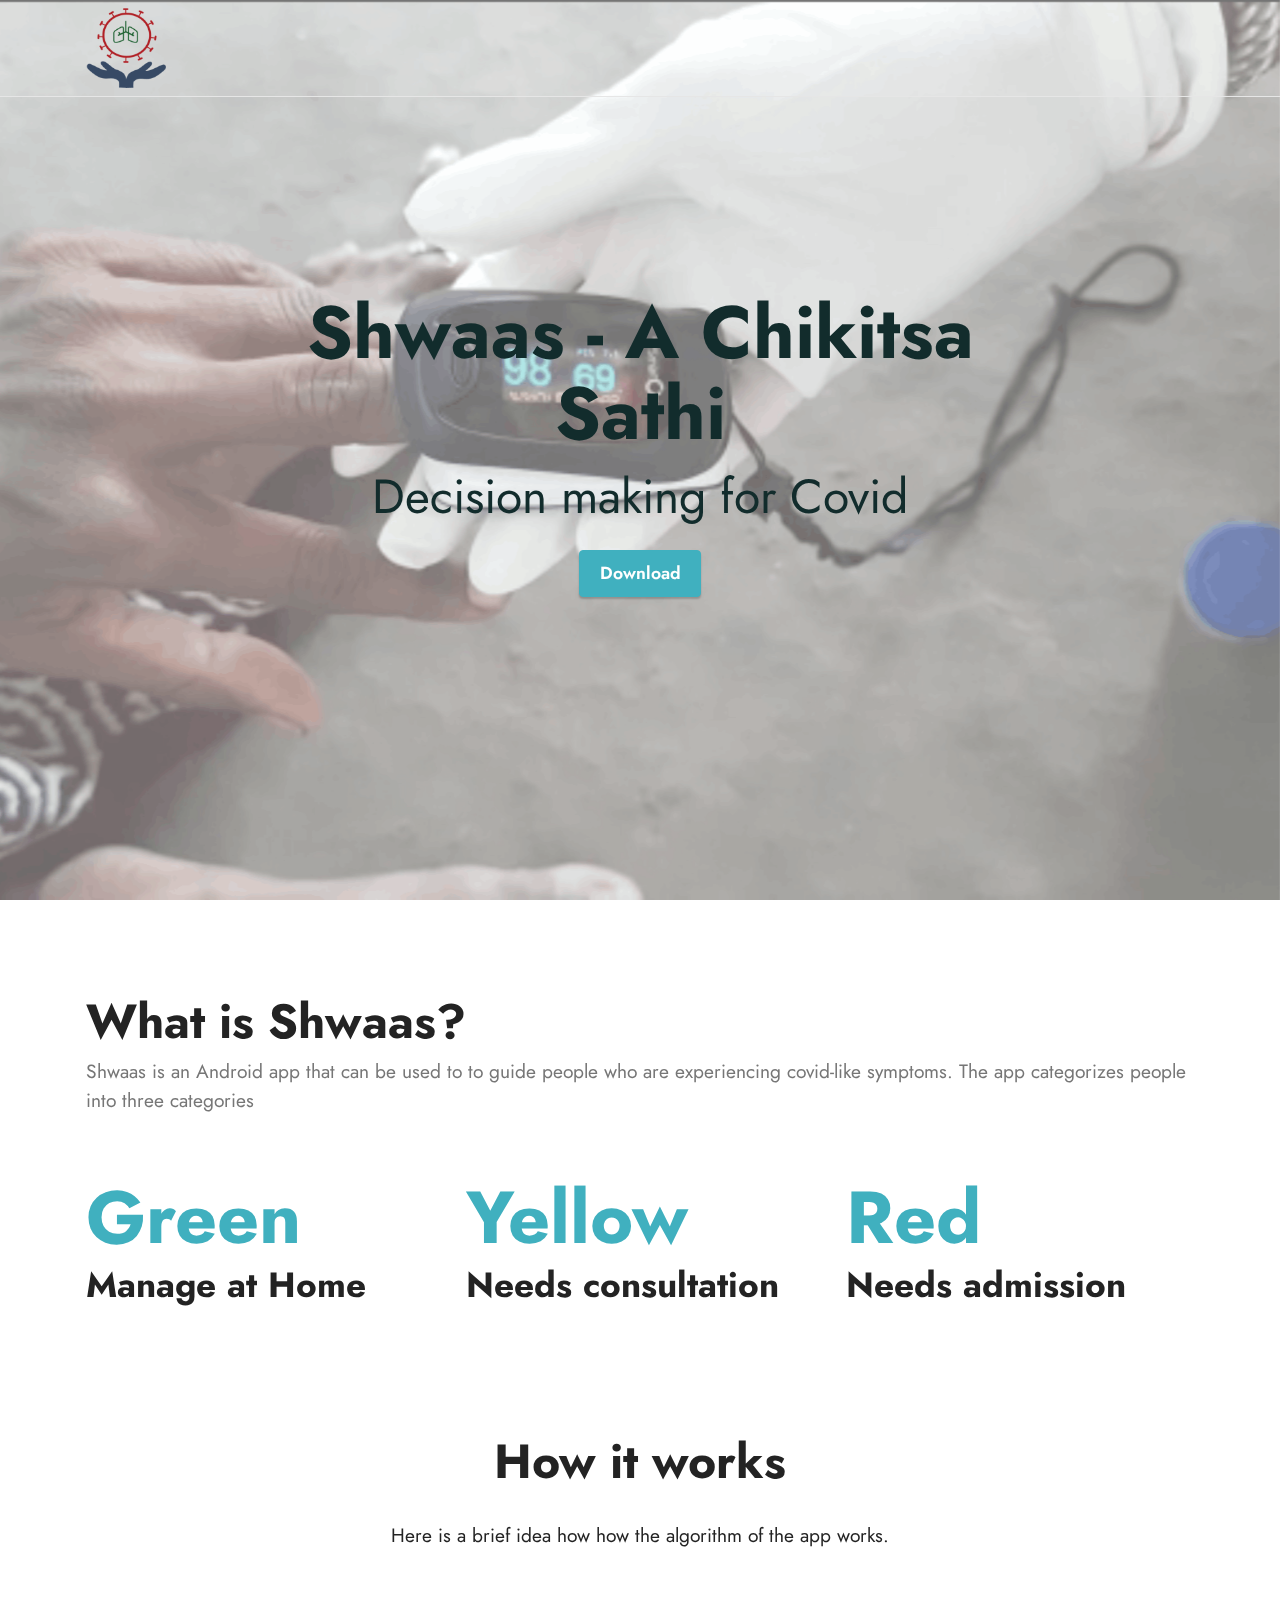
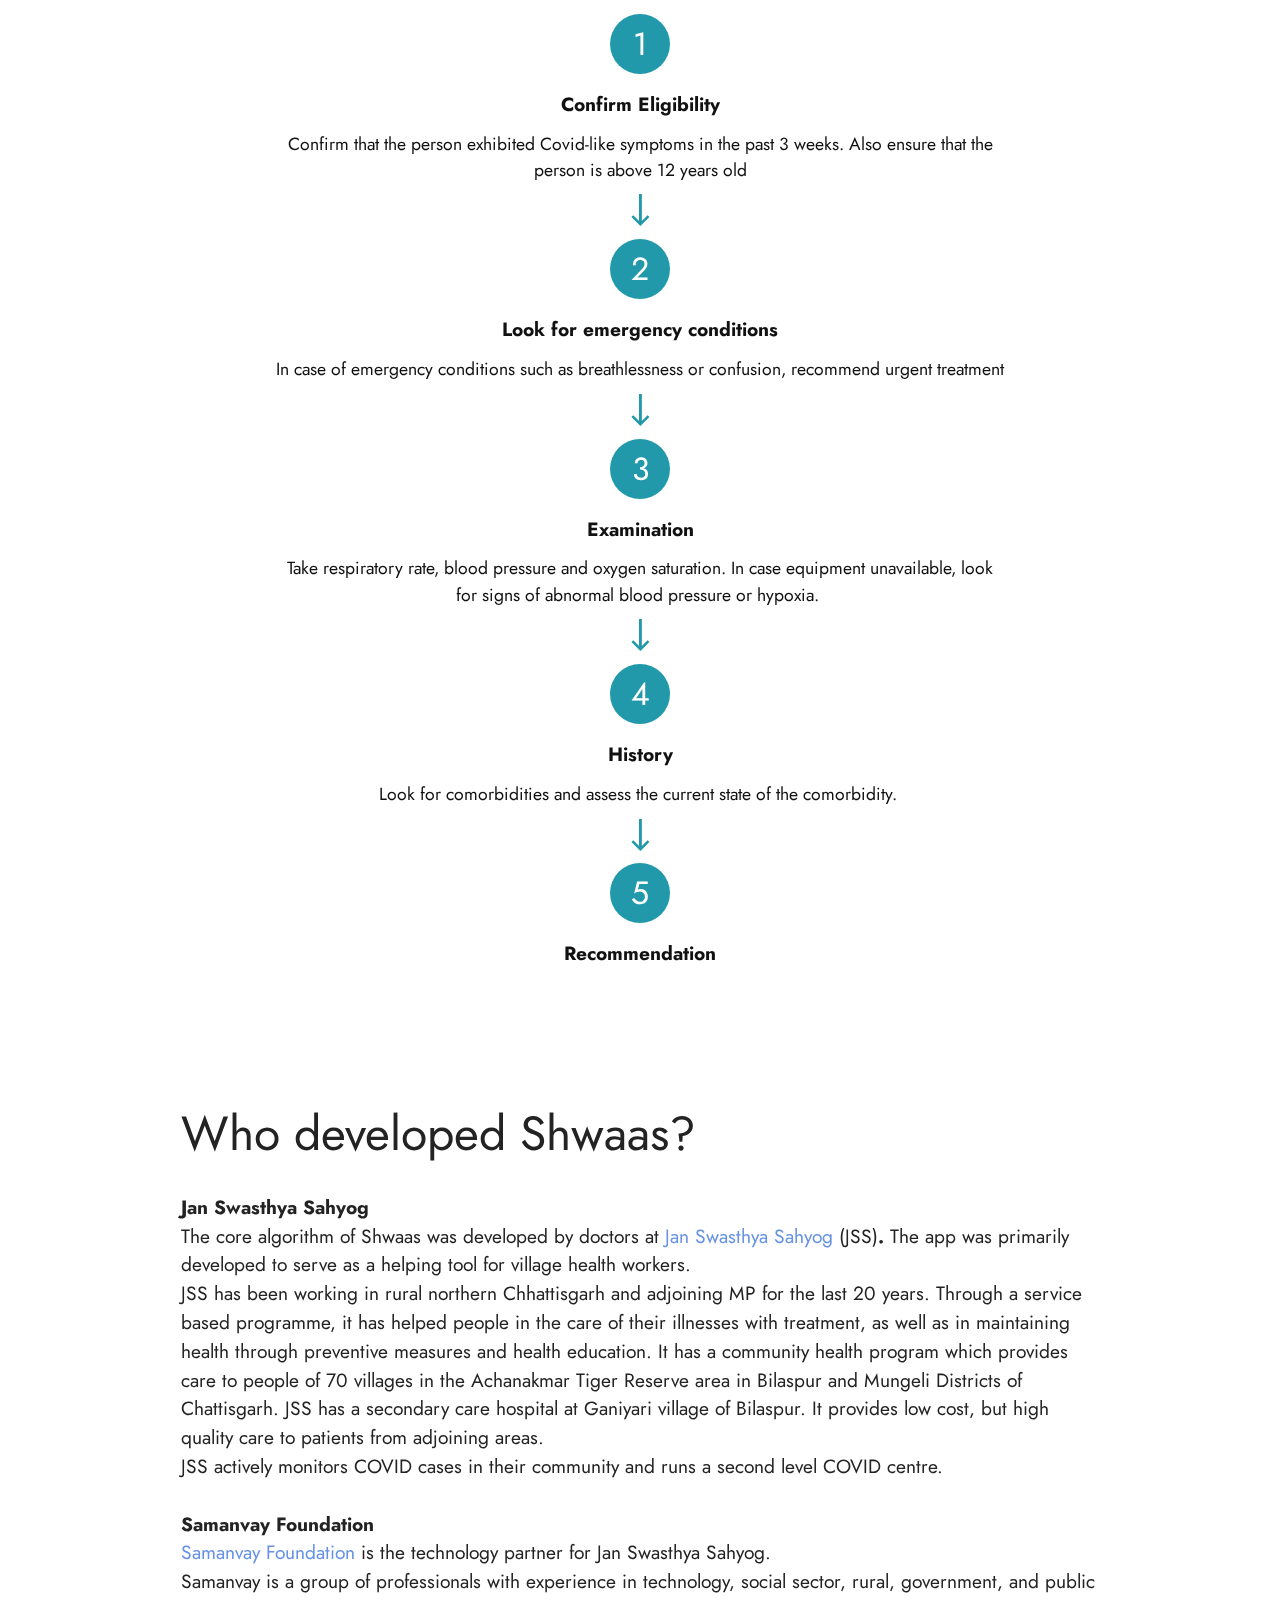
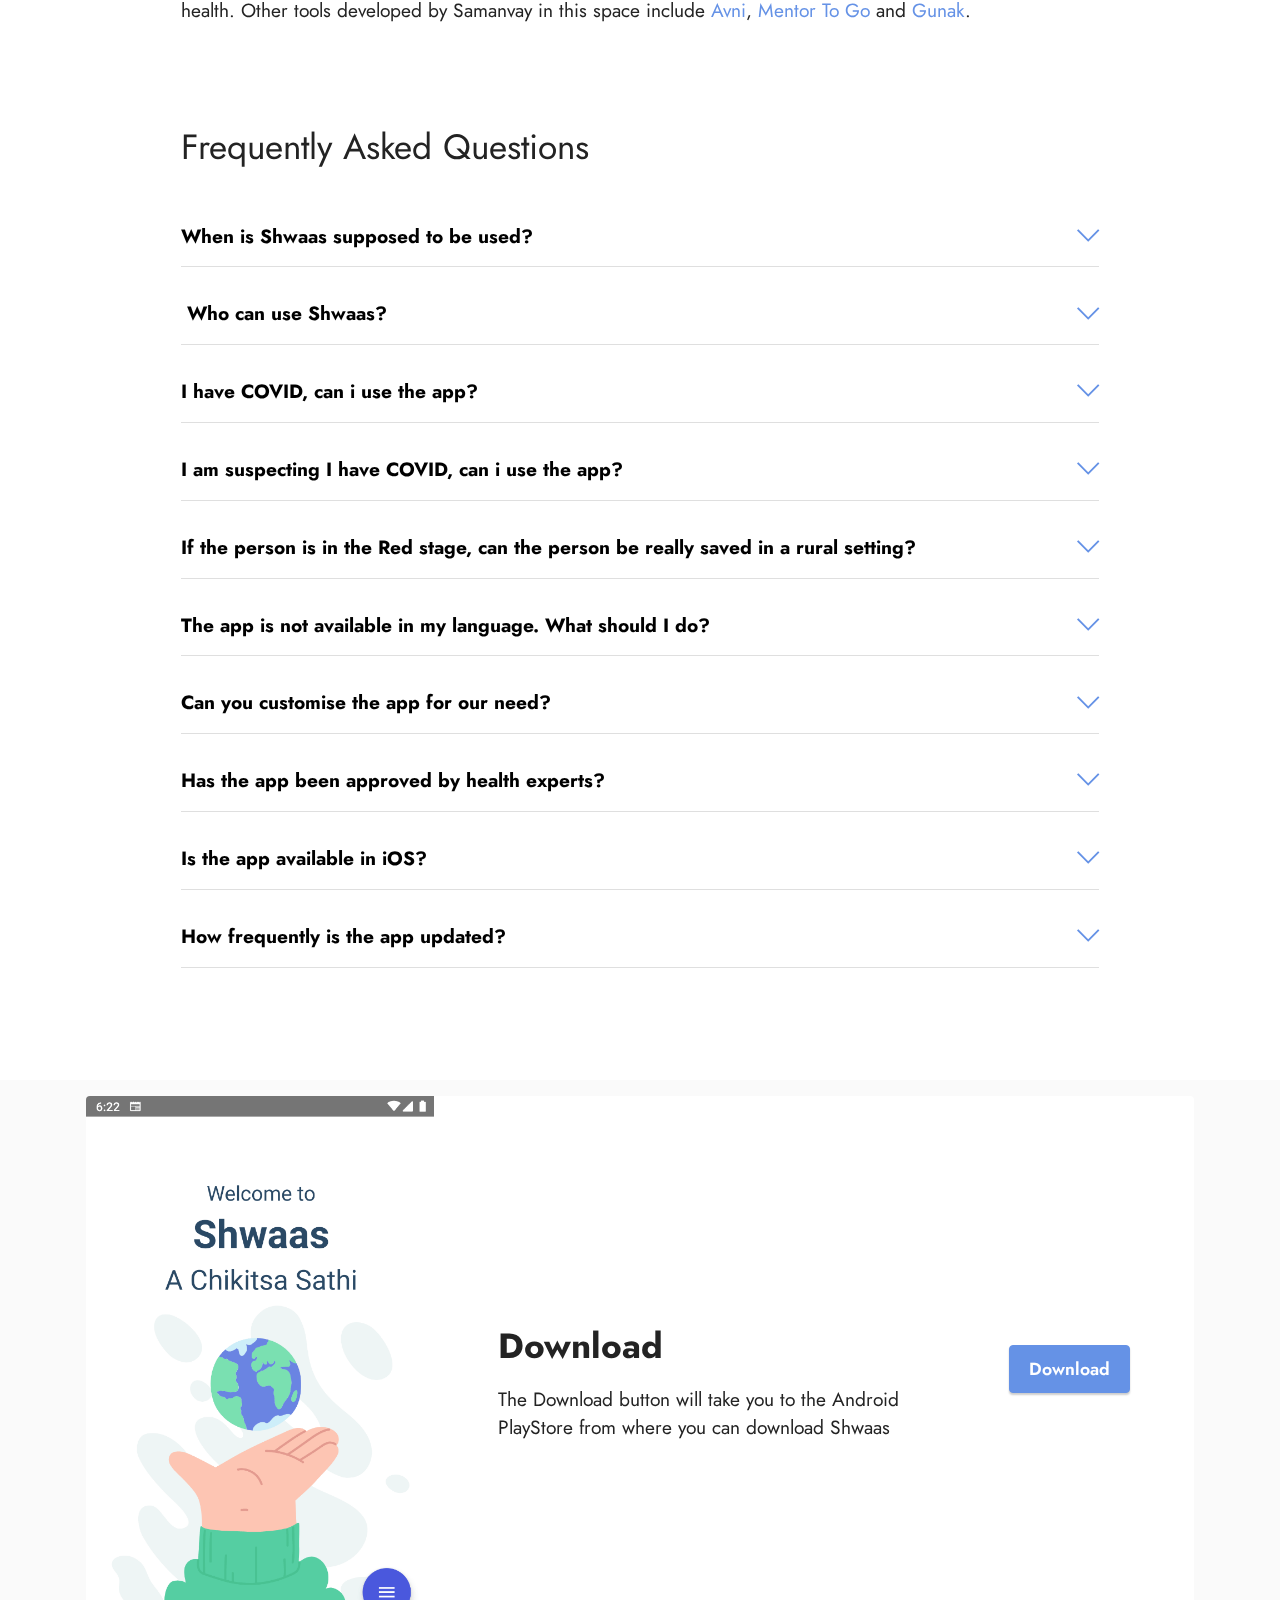
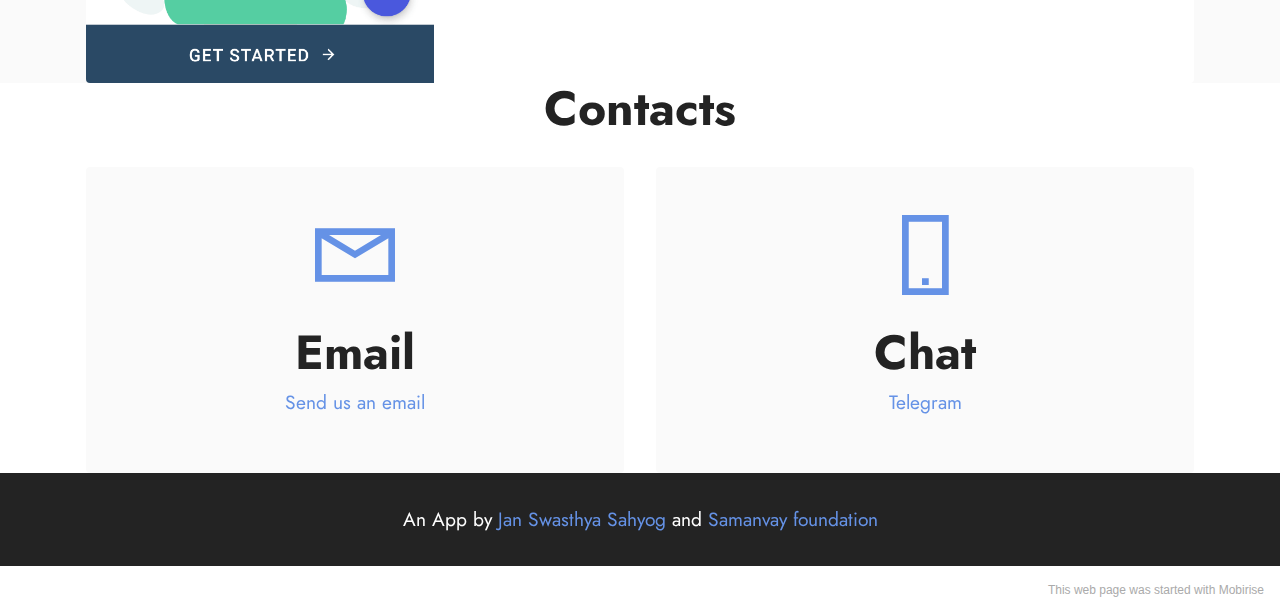
<file: index.html>
<!DOCTYPE html>
<html  >
<head>
  <!-- Site made with Mobirise Website Builder v5.3.5, https://mobirise.com -->
  <meta charset="UTF-8">
  <meta http-equiv="X-UA-Compatible" content="IE=edge">
  <meta name="generator" content="Mobirise v5.3.5, mobirise.com">
  <meta name="twitter:card" content="summary_large_image"/>
  <meta name="twitter:image:src" content="assets/images/index-meta.png">
  <meta property="og:image" content="assets/images/index-meta.png">
  <meta name="twitter:title" content="Home">
  <meta name="viewport" content="width=device-width, initial-scale=1, minimum-scale=1">
  <link rel="shortcut icon" href="assets/images/logo-121x121.png" type="image/x-icon">
  <meta name="description" content="">
  
  
  <title>Home</title>
  <link rel="stylesheet" href="assets/web/assets/mobirise-icons2/mobirise2.css">
  <link rel="stylesheet" href="assets/web/assets/mobirise-icons/mobirise-icons.css">
  <link rel="stylesheet" href="assets/tether/tether.min.css">
  <link rel="stylesheet" href="assets/bootstrap/css/bootstrap.min.css">
  <link rel="stylesheet" href="assets/bootstrap/css/bootstrap-grid.min.css">
  <link rel="stylesheet" href="assets/bootstrap/css/bootstrap-reboot.min.css">
  <link rel="stylesheet" href="assets/dropdown/css/style.css">
  <link rel="stylesheet" href="assets/socicon/css/styles.css">
  <link rel="stylesheet" href="assets/theme/css/style.css">
  <link rel="preload" href="https://fonts.googleapis.com/css?family=Jost:100,200,300,400,500,600,700,800,900,100i,200i,300i,400i,500i,600i,700i,800i,900i&display=swap" as="style" onload="this.onload=null;this.rel='stylesheet'">
  <noscript><link rel="stylesheet" href="https://fonts.googleapis.com/css?family=Jost:100,200,300,400,500,600,700,800,900,100i,200i,300i,400i,500i,600i,700i,800i,900i&display=swap"></noscript>
  <link rel="preload" as="style" href="assets/mobirise/css/mbr-additional.css"><link rel="stylesheet" href="assets/mobirise/css/mbr-additional.css" type="text/css">
  
  
  
  
</head>
<body>
  
  <section class="menu cid-s48OLK6784" once="menu" id="menu1-h">
    
    <nav class="navbar navbar-dropdown navbar-fixed-top collapsed">
        <div class="container">
            <div class="navbar-brand">
                <span class="navbar-logo">
                    <a href="http://shwaas.samanvayfoundation.org">
                        <img src="assets/images/logo-121x121.png" alt="Shwaas" style="height: 5rem;">
                    </a>
                </span>
                
            </div>
            
            <div class="collapse navbar-collapse" id="navbarSupportedContent">
                <ul class="navbar-nav nav-dropdown nav-right" data-app-modern-menu="true"><li class="nav-item"><a class="nav-link link text-black display-4" href="https://mobirise.com">Download</a></li></ul>
                
                
            </div>
        </div>
    </nav>

</section>

<section class="header1 cid-s48MCQYojq mbr-fullscreen mbr-parallax-background" id="header1-f">

    

    <div class="mbr-overlay" style="opacity: 0.4; background-color: rgb(255, 255, 255);"></div>

    <div class="align-center container-fluid">
        <div class="row justify-content-center">
            <div class="col-12 col-lg-8">
                <h1 class="mbr-section-title mbr-fonts-style mb-3 display-1"><strong>Shwaas - A Chikitsa Sathi</strong></h1>
                <h2 class="mbr-section-title mbr-fonts-style mb-3 display-2">Decision making for Covid</h2>
                
                <div class="mbr-section-btn mt-3"><a class="btn btn-success display-4" href="https://play.google.com/store/apps/details?id=com.pneumoniaapp">Download<br></a></div>
            </div>
        </div>
    </div>
</section>

<section class="features23 cid-sxmx4khCaR" id="features23-k">

    

    
    <div class="container">
        <div class="card-wrapper">
            <div class="card-box align-left">
                <h4 class="mbr-section-title mbr-fonts-style display-2">
                    <strong>What is Shwaas?</strong>
                </h4>
                <p class="mbr-text mbr-fonts-style display-7">Shwaas is an Android app that can be used to to guide people who are experiencing covid-like symptoms. The app categorizes people into three categories<br></p>
                
            </div>
        </div>
        <!-- col-12 col-md-6 col-lg-4 -->
        <div class="row justify-content-center content-row mt-4">
            <div class="card p-4 p-md-3 col-md-6 col-lg-4">
                <div class="card-box">
                    <div class="title">
                        <span class="num mbr-fonts-style display-1"><strong>Green</strong></span>
                    </div>
                    <h4 class="card-title mbr-fonts-style display-5">
                        <strong>Manage at Home</strong></h4>
                    
                </div>
            </div>
            <div class="card p-4 p-md-3 col-md-6 col-lg-4">
                <div class="card-box">
                    <div class="title">
                        <span class="num mbr-fonts-style display-1"><strong>Yellow</strong></span>
                    </div>
                    <h4 class="card-title mbr-fonts-style display-5"><strong>Needs consultation</strong></h4>
                    
                </div>
            </div>
            <div class="card p-4 p-md-3 col-md-6 col-lg-4">
                <div class="card-box">
                    <div class="title">
                        <span class="num mbr-fonts-style display-1"><strong>Red</strong></span>
                    </div>
                    <h4 class="card-title mbr-fonts-style display-5"><strong>Needs admission</strong></h4>
                    
                </div>
            </div>
            
            
            
            
            
        </div>
    </div>
</section>

<section class="features20 cid-sxmyz6Fffu" id="features21-o">

    
    
    <div class="container">
        <div class="row justify-content-center">
            <div class="col-md-12 col-lg-9">
                <div class="card-wrapper mb-4">
                    <div class="card-box align-center">
                        <h4 class="card-title mbr-fonts-style mb-4 display-2">
                            <strong>How it works</strong></h4>
                        <p class="mbr-text mbr-fonts-style mb-4 display-7">Here is a brief idea how how the algorithm of the app works.</p>
                        
                    </div>
                </div>
            </div>
            <div class="col-12 col-md-8">
                <div class="item mbr-flex">
                    <div class="icon-wrap w-100">
                        <div class="icon-box">
                            <span class="step-number mbr-fonts-style display-5">1</span>
                        </div>
                    </div>
                    <div class="text-box">
                        <h4 class="icon-title card-title mbr-black mbr-fonts-style display-7"><strong>Confirm Eligibility</strong></h4>
                        <h5 class="icon-text mbr-black mbr-fonts-style display-4">Confirm that the person exhibited Covid-like symptoms in the past 3 weeks. Also ensure that the person is above 12 years old</h5>
                    </div>
                </div>
                <div class="item mbr-flex">
                    <div class="icon-wrap w-100">
                        <div class="icon-box">
                            <span class="step-number mbr-fonts-style display-5">2</span>
                        </div>
                    </div>
                    <div class="text-box">
                        <h4 class="icon-title card-title mbr-black mbr-fonts-style display-7">
                            <strong>Look for emergency conditions</strong></h4>
                        <h5 class="icon-text mbr-black mbr-fonts-style display-4">In case of emergency conditions such as breathlessness or confusion, recommend urgent treatment</h5>
                    </div>
                </div>
                <div class="item mbr-flex">
                    <div class="icon-wrap w-100">
                        <div class="icon-box">
                            <span class="step-number mbr-fonts-style display-5">3</span>
                        </div>
                    </div>
                    <div class="text-box">
                        <h4 class="icon-title card-title mbr-black mbr-fonts-style display-7">
                            <strong>Examination</strong></h4>
                        <h5 class="icon-text mbr-black mbr-fonts-style display-4">Take respiratory rate, blood pressure and oxygen saturation. In case equipment unavailable, look for signs of abnormal blood pressure or hypoxia.&nbsp;</h5>
                    </div>
                </div>
                <div class="item mbr-flex">
                    <div class="icon-wrap w-100">
                        <div class="icon-box">
                            <span class="step-number mbr-fonts-style display-5">4</span>
                        </div>
                    </div>
                    <div class="text-box">
                        <h4 class="icon-title card-title mbr-black mbr-fonts-style display-7">
                            <strong>History</strong></h4>
                        <h5 class="icon-text mbr-black mbr-fonts-style display-4">Look for comorbidities and assess the current state of the comorbidity.&nbsp;</h5>
                    </div>
                </div>
                <div class="item mbr-flex last">
                    <div class="icon-wrap w-100">
                        <div class="icon-box">
                            <span class="step-number mbr-fonts-style display-5">5</span>
                        </div>
                    </div>
                    <div class="text-box">
                        <h4 class="icon-title card-title mbr-black mbr-fonts-style display-7">
                            <strong>Recommendation</strong></h4>
                        <h5 class="icon-text mbr-black mbr-fonts-style display-4"></h5>
                    </div>
                </div>
                
                
                
                
                
            </div>
        </div>
    </div>
</section>

<section class="content5 cid-syAW2lno9r" id="content5-z">
    
    <div class="container">
        <div class="row justify-content-center">
            <div class="col-md-12 col-lg-10">
                
                <h4 class="mbr-section-subtitle mbr-fonts-style mb-4 display-2">
                    Who developed Shwaas?</h4>
                <p class="mbr-text mbr-fonts-style display-7"><strong>Jan Swasthya Sahyog</strong><br>The core algorithm of Shwaas was developed by doctors at&nbsp;<a href="https://jssbilaspur.org" class="text-primary" target="_blank" style="">Jan Swasthya Sahyog</a>&nbsp;(JSS)<strong>. </strong>The app was primarily developed to serve as a helping tool for village health workers.&nbsp;<br>JSS has been working in rural northern Chhattisgarh and adjoining MP for the last 20 years. Through a service based programme, it has helped people in the care of their illnesses with treatment, as well as in maintaining health through preventive measures and health education. It has a community health program which provides care to people of 70 villages in the Achanakmar Tiger Reserve area in Bilaspur and Mungeli Districts of Chattisgarh. JSS has a secondary care hospital at Ganiyari village of Bilaspur. It provides low cost, but high quality care to patients from adjoining areas.<br>JSS actively monitors COVID cases in their community and runs a second level COVID centre.&nbsp;<br><br><strong>Samanvay Foundation</strong><br><a href="https://samanvayfoundation.org" class="text-primary">Samanvay Foundation</a> is the technology partner for Jan Swasthya Sahyog.&nbsp;<br>Samanvay is a group of professionals with experience in technology, social sector, rural, government, and public health. Other tools developed by Samanvay in this space include <a href="https://avniproject.org/" class="text-primary">Avni</a>, <a href="https://mentortogo.org/" class="text-primary">Mentor To Go</a>&nbsp;and&nbsp;<a href="http://nhsrcindia.org/updates/mobile-application-kayakalp-nqas-assessment" class="text-primary">Gunak</a>.&nbsp;<br></p>
            </div>
        </div>
    </div>
</section>

<section class="content17 cid-syMijfHSEw" id="content17-11">

    

    
    
    <div class="container">
        
            <div class="row justify-content-center">
                <div class="col-12 col-md-10">
                    <div class="section-head align-center mb-4">
                        <h3 class="mbr-section-title mb-0 mbr-fonts-style display-5">
                            Frequently Asked Questions</h3>
                        
                    </div>
                    
                    <div id="bootstrap-toggle" class="toggle-panel accordionStyles tab-content">
                        <div class="card mb-3">
                            <div class="card-header" role="tab" id="headingOne">
                                <a role="button" class="collapsed panel-title text-black" data-toggle="collapse" data-core="" href="#collapse1_8" aria-expanded="false" aria-controls="collapse1">
                                    <h6 class="panel-title-edit mbr-fonts-style mb-0 display-7"><strong>When is Shwaas supposed to be used?</strong></h6>
                                    <span class="sign mbr-iconfont mbri-arrow-down"></span>
                                </a>
                            </div>
                            <div id="collapse1_8" class="panel-collapse noScroll collapse" role="tabpanel" aria-labelledby="headingOne">
                                <div class="panel-body">
                                    <p class="mbr-fonts-style panel-text display-7">Shwaas is primarily designed to be used by frontline workers. By frontline workers we mean any individual who has been tasked or has accepted responsibility of guiding people with symptoms suggestive of covid. So main use of the app would be in a setting when a person has  fever, cough, coryza, throat irritation, severe fatigue, bodyache, loose motions, loss of taste, loss of smell and seeks guidance from frontline health workers about next steps. With pandemics many non-health individuals are volunteering for this task and it's challenging especially in a situation when medical consultation costs a significant amount of time, money and infection risk. Shwaas App in addition to oxygen saturation has features of breath counting and 6 minute walk test which can identify early compensatory phase of lung involvement. Also it removes the need to remember critical cut-offs, list of red flag symptoms as well as list of comorbidities for a newly trained frontline worker. <br><br>In the initial session, the app offers detailed evaluation and helps triage a person with symptoms into Green,Yellow and Red categories. At the recommendation page, screenshots can be taken to save information for future reference or to be shared (via WhatsApp,Email etc) with others for consultation. During follow-up sessions, frontline workers with experience can use breath counter,pulse oximetry and 6 minute walk test features by skipping other questions to save time. We do not recommend skipping for new frontline workers to avoid errors.<br>Frontline workers can also train family members to use this app and inform her/him with a screenshot only when it indicates attention/danger.&nbsp;Medical skills video on youtube (https://www.youtube.com/watch?v=yaKIMRvzgE0) can be used for self or family member  training. <br></p>
                                </div>
                            </div>
                        </div>
                        <div class="card mb-3">
                            <div class="card-header" role="tab" id="headingTwo">
                                <a role="button" class="collapsed panel-title text-black" data-toggle="collapse" data-core="" href="#collapse2_8" aria-expanded="false" aria-controls="collapse2">
                                    <h6 class="panel-title-edit mbr-fonts-style mb-0 display-7"><strong>&nbsp;Who can use Shwaas?</strong></h6>
                                    <span class="sign mbr-iconfont mbri-arrow-down"></span>
                                </a>

                            </div>
                            <div id="collapse2_8" class="panel-collapse noScroll collapse" role="tabpanel" aria-labelledby="headingTwo">
                                <div class="panel-body">
                                    <p class="mbr-fonts-style panel-text display-7">We envision this can be used by trained frontline workers, care-givers and even by citizens if they train themselves by video and teleconference. They can be from various government and non-government set ups.<br><br><strong>In Villages</strong>:<br>- ASHAs (Mitanins) / Village health workers, if they have smartphones.<br>- MPWs, ANMs, ANM supervisors, ASHA facilitators, field level supervisors/coordinators, similar level staff of non-governmental organisations extending their support for health work during pandemic  – most of them use smartphone already.<br><br><strong>At Primary Consultation centers ( Health and Wellness Centers/ Family Practitioner Clinics/ Fever Clinics)</strong>:<br>- In busy fever consultation facilities, paramedic staff or volunteers can use this App to screen patients and screenshots can be shared with treating physicians in advance.This tool can also be used to limit exposure time with patients by training patients to answer questions,use breath counter,pulse oximetry and 6 minute walk test features which will be useful not only before consultation but also to identify need for telephonic/ in person follow up. <br><br><strong>At Homes</strong>:<br> Though the App will be used by individuals but, at a larger level, it can be expected to have a significant impact on reducing the hoarding of essentials/irrational use of drugs and ensuring timely care to those really in need.<br></p>
                                </div>
                            </div>
                        </div>
                        <div class="card mb-3">
                            <div class="card-header" role="tab" id="headingThree">
                                <a role="button" class="collapsed panel-title text-black" data-toggle="collapse" data-core="" href="#collapse3_8" aria-expanded="false" aria-controls="collapse3">
                                    <h6 class="panel-title-edit mbr-fonts-style mb-0 display-7"><strong>I have COVID, can i use the app?</strong></h6>
                                    <span class="sign mbr-iconfont mbri-arrow-down"></span>
                                </a>
                            </div>
                            <div id="collapse3_8" class="panel-collapse noScroll collapse" role="tabpanel" aria-labelledby="headingThree">
                                <div class="panel-body">
                                    <p class="mbr-fonts-style panel-text display-7">Yes, you can definitely use the app. You can assess your infection status by answering the questions asked by the app along with the walk test and based on the answers and the final reading of oxygen level the app will suggest actions to be taken or not with indication in red, yellow and green colour. </p>
                                </div>
                            </div>
                        </div>
                        <div class="card mb-3">
                            <div class="card-header" role="tab" id="headingThree">
                                <a role="button" class="collapsed panel-title text-black" data-toggle="collapse" data-core="" href="#collapse4_8" aria-expanded="false" aria-controls="collapse4">
                                    <h6 class="panel-title-edit mbr-fonts-style mb-0 display-7"><strong>I am suspecting I have COVID, can i use the app?</strong></h6>
                                    <span class="sign mbr-iconfont mbri-arrow-down"></span>
                                </a>
                            </div>
                            <div id="collapse4_8" class="panel-collapse noScroll collapse" role="tabpanel" aria-labelledby="headingThree">
                                <div class="panel-body">
                                    <p class="mbr-fonts-style panel-text display-7">
                                       Sure. You can use the app. In fact, it would be great if you will use the app early on to check whether you are safe or not at home and in case you need a referral or not. Even if you are not confirmed and suspecting covid, use of this app will help you identify that something is wrong or not and you need to consult a doctor or health facility. </p>
                                </div>
                            </div>
                        </div>
                        <div class="card mb-3">
                            <div class="card-header" role="tab" id="headingThree">
                                <a role="button" class="collapsed panel-title text-black" data-toggle="collapse" data-core="" href="#collapse5_8" aria-expanded="false" aria-controls="collapse5">
                                   <h6 class="panel-title-edit mbr-fonts-style mb-0 display-7"><strong>If the person is in the Red stage, can the person be really saved in a rural setting?</strong></h6>
                                        <span class="mbr-iconfont mobi-mbri-arrow-down mobi-mbri"></span>
                                </a>
                            </div>
                            <div id="collapse5_8" class="panel-collapse noScroll collapse" role="tabpanel" aria-labelledby="headingThree">
                                <div class="panel-body">
                                    <p class="mbr-fonts-style panel-text display-7">
                                       There are high chances of saving a person who is in the Red stage if they have access to transport facilities.</p>
                                </div>
                            </div>
                        </div>
                        <div class="card mb-3">
                            <div class="card-header" role="tab" id="headingThree">
                                <a role="button" class="collapsed panel-title text-black" data-toggle="collapse" data-core="" href="#collapse6_8" aria-expanded="false" aria-controls="collapse6">
                                    <h6 class="panel-title-edit mbr-fonts-style mb-0 display-7"><strong>The app is not available in my language. What should I do?</strong></h6>
                                    <span class="mbr-iconfont mobi-mbri-arrow-down mobi-mbri"></span>
                                </a>
                            </div>
                            <div id="collapse6_8" class="panel-collapse noScroll collapse" role="tabpanel" aria-labelledby="headingThree">
                                <div class="panel-body">
                                    <p class="mbr-fonts-style panel-text display-7">We are adding the translations as and when demand is arising or we are finding translation volunteers to help us out. If your language is missing please send an email to us at shwaas-feedback@samanvayfoundation.org. If you are interested in volunteering to translate please let us know that too. If you know the language, translating Shwaas is a cakewalk! <br></p>
                                </div>
                            </div>
                        </div>
                    </div>
                </div>
            </div>
        </div>
</section>

<section class="content17 cid-sySYCrJNn9" id="content17-14">

    

    
    
    <div class="container">
        
            <div class="row justify-content-center">
                <div class="col-12 col-md-10">
                    
                    
                    <div id="bootstrap-toggle" class="toggle-panel accordionStyles tab-content">
                        <div class="card mb-3">
                            <div class="card-header" role="tab" id="headingOne">
                                <a role="button" class="collapsed panel-title text-black" data-toggle="collapse" data-core="" href="#collapse1_15" aria-expanded="false" aria-controls="collapse1">
                                    <h6 class="panel-title-edit mbr-fonts-style mb-0 display-7"><strong>Can you customise the app for our need?</strong></h6>
                                    <span class="sign mbr-iconfont mbri-arrow-down"></span>
                                </a>
                            </div>
                            <div id="collapse1_15" class="panel-collapse noScroll collapse" role="tabpanel" aria-labelledby="headingOne">
                                <div class="panel-body">
                                    <p class="mbr-fonts-style panel-text display-7">Drop us an email with your use-case and we will see how we can accommodate. If we disagree on the changes, or cannot accommodate, you can modify and release a version of the app yourselves. We are open-source. Have a developer start out with the source code at https://github.com/SamanvayOrg/PneumoniaApp</p>
                                </div>
                            </div>
                        </div>
                        <div class="card mb-3">
                            <div class="card-header" role="tab" id="headingTwo">
                                <a role="button" class="collapsed panel-title text-black" data-toggle="collapse" data-core="" href="#collapse2_15" aria-expanded="false" aria-controls="collapse2">
                                    <h6 class="panel-title-edit mbr-fonts-style mb-0 display-7"><strong>Has the app been approved by health experts?</strong></h6>
                                    <span class="sign mbr-iconfont mbri-arrow-down"></span>
                                </a>

                            </div>
                            <div id="collapse2_15" class="panel-collapse noScroll collapse" role="tabpanel" aria-labelledby="headingTwo">
                                <div class="panel-body">
                                    <p class="mbr-fonts-style panel-text display-7">The app has been conceived, lab tested and field tested by clinical and public health practitioners at Jan Swasthya Sahyog. Jan Swasthya Sahyog has been working in curative and preventative health in hospital and community settings for the last 20 years. For more details visit www.jssbilaspur.org.</p>
                                </div>
                            </div>
                        </div>
                        <div class="card mb-3">
                            <div class="card-header" role="tab" id="headingThree">
                                <a role="button" class="collapsed panel-title text-black" data-toggle="collapse" data-core="" href="#collapse3_15" aria-expanded="false" aria-controls="collapse3">
                                    <h6 class="panel-title-edit mbr-fonts-style mb-0 display-7"><strong>Is the app available in iOS?</strong></h6>
                                    <span class="sign mbr-iconfont mbri-arrow-down"></span>
                                </a>
                            </div>
                            <div id="collapse3_15" class="panel-collapse noScroll collapse" role="tabpanel" aria-labelledby="headingThree">
                                <div class="panel-body">
                                    <p class="mbr-fonts-style panel-text display-7">No, we have not created an iOS version of the app currently given the current user device pattern. But it's not very difficult for us to create one. If you have a compelling reason for why we should do it, shoot an email at us with your reason.</p>
                                </div>
                            </div>
                        </div>
                        <div class="card mb-3">
                            <div class="card-header" role="tab" id="headingThree">
                                <a role="button" class="collapsed panel-title text-black" data-toggle="collapse" data-core="" href="#collapse4_15" aria-expanded="false" aria-controls="collapse4">
                                    <h6 class="panel-title-edit mbr-fonts-style mb-0 display-7"><strong>How frequently is the app updated?</strong></h6>
                                    <span class="sign mbr-iconfont mbri-arrow-down"></span>
                                </a>
                            </div>
                            <div id="collapse4_15" class="panel-collapse noScroll collapse" role="tabpanel" aria-labelledby="headingThree">
                                <div class="panel-body">
                                    <p class="mbr-fonts-style panel-text display-7">We are conscious that everyday there is something new the whole world is learning in this COVID19 situation. We are committed to continuously keep the app updated based on feedback from experts and usage on the field. We have consciously kept the sensitivity high of the app.<br></p>
                                </div>
                            </div>
                        </div>
                        
                        
                    </div>
                </div>
            </div>
        </div>
</section>

<section class="features8 cid-sxmSKVZhmp" xmlns="http://www.w3.org/1999/html" id="features9-t">
    
    

    

    <div class="container">
        <div class="card">
            <div class="card-wrapper">
                <div class="row align-items-center">
                    <div class="col-12 col-md-4">
                        <div class="image-wrapper">
                            <img src="assets/images/home-626x1056.png" alt="Mobirise">
                        </div>
                    </div>
                    <div class="col-12 col-md">
                        <div class="card-box">
                            <div class="row">
                                <div class="col-md">
                                    <h6 class="card-title mbr-fonts-style display-5">
                                        <strong>Download</strong></h6>
                                    <p class="mbr-text mbr-fonts-style display-7">The Download button will take you to the Android PlayStore from where you can download Shwaas</p>
                                </div>
                                <div class="col-md-auto">
                                    <p class="price mbr-fonts-style display-2"></p>
                                    <div class="mbr-section-btn"><a href="https://play.google.com/store/apps/details?id=com.pneumoniaapp" class="btn btn-primary display-4">Download</a></div>
                                </div>
                                <div></div>
                            </div>
                        </div>
                    </div>
                </div>
            </div>
        </div>
        
        
    </div>
</section>

<section class="contacts1 cid-sxmKmZOjtH" id="contacts1-p">

    

    
    <div class="container">
        <div class="mbr-section-head">
            <h3 class="mbr-section-title mbr-fonts-style align-center mb-0 display-2">
                <strong>Contacts</strong>
            </h3>
            
        </div>
        <div class="row justify-content-center mt-4">
            <div class="card col-12 col-lg-6">
                <div class="card-wrapper">
                    <div class="card-box align-center">
                        <div class="image-wrapper">
                            <span class="mbr-iconfont mobi-mbri-letter mobi-mbri"></span>
                        </div>
                        <h4 class="card-title mbr-fonts-style mb-2 display-2">
                            <strong>Email</strong>
                        </h4>
                        
                        <h5 class="link mbr-fonts-style display-7"><a href="mailto:hello@samanvayfoundation.org" class="text-primary">Send us an
                                email</a>
                        </h5>
                    </div>
                </div>
            </div>
            <div class="card col-12 col-lg-6">
                <div class="card-wrapper">
                    <div class="card-box align-center">
                        <div class="image-wrapper">
                            <span class="mbr-iconfont mobi-mbri-mobile-2 mobi-mbri"></span>
                        </div>
                        <h4 class="card-title mbr-fonts-style align-center mb-2 display-2"><strong>Chat</strong></h4>
                        
                        <h5 class="link mbr-black mbr-fonts-style display-7"><a href="https://t.me/joinchat/E1RRNCW3PfphYjY1" class="text-primary">Telegram</a></h5>
                    </div>
                </div>
            </div>
        </div>
    </div>
</section>

<section class="footer3 cid-s48P1Icc8J" once="footers" id="footer3-i">

    

    

    <div class="container-fluid">
        <div class="media-container-row align-center mbr-white">
            
            
            <div class="row row-copirayt">
                <p class="mbr-text mb-0 mbr-fonts-style mbr-white align-center display-7">
                    An App by <a href="https://www.jssbilaspur.org/" class="text-primary" target="_blank">Jan Swasthya Sahyog</a> and <a href="https://samanvayfoundation.org" class="text-primary" target="_blank">Samanvay foundation</a></p>
            </div>
        </div>
    </div>
</section><section style="background-color: #fff; font-family: -apple-system, BlinkMacSystemFont, 'Segoe UI', 'Roboto', 'Helvetica Neue', Arial, sans-serif; color:#aaa; font-size:12px; padding: 0; align-items: center; display: flex;"><a href="https://mobirise.site/a" style="flex: 1 1; height: 3rem; padding-left: 1rem;"></a><p style="flex: 0 0 auto; margin:0; padding-right:1rem;">This <a href="https://mobirise.site/e" style="color:#aaa;">web page</a> was started with Mobirise</p></section><script src="assets/web/assets/jquery/jquery.min.js"></script>  <script src="assets/popper/popper.min.js"></script>  <script src="assets/tether/tether.min.js"></script>  <script src="assets/bootstrap/js/bootstrap.min.js"></script>  <script src="assets/smoothscroll/smooth-scroll.js"></script>  <script src="assets/parallax/jarallax.min.js"></script>  <script src="assets/mbr-switch-arrow/mbr-switch-arrow.js"></script>  <script src="assets/dropdown/js/nav-dropdown.js"></script>  <script src="assets/dropdown/js/navbar-dropdown.js"></script>  <script src="assets/touchswipe/jquery.touch-swipe.min.js"></script>  <script src="assets/theme/js/script.js"></script>  
  
  
</body>
</html>
</file>
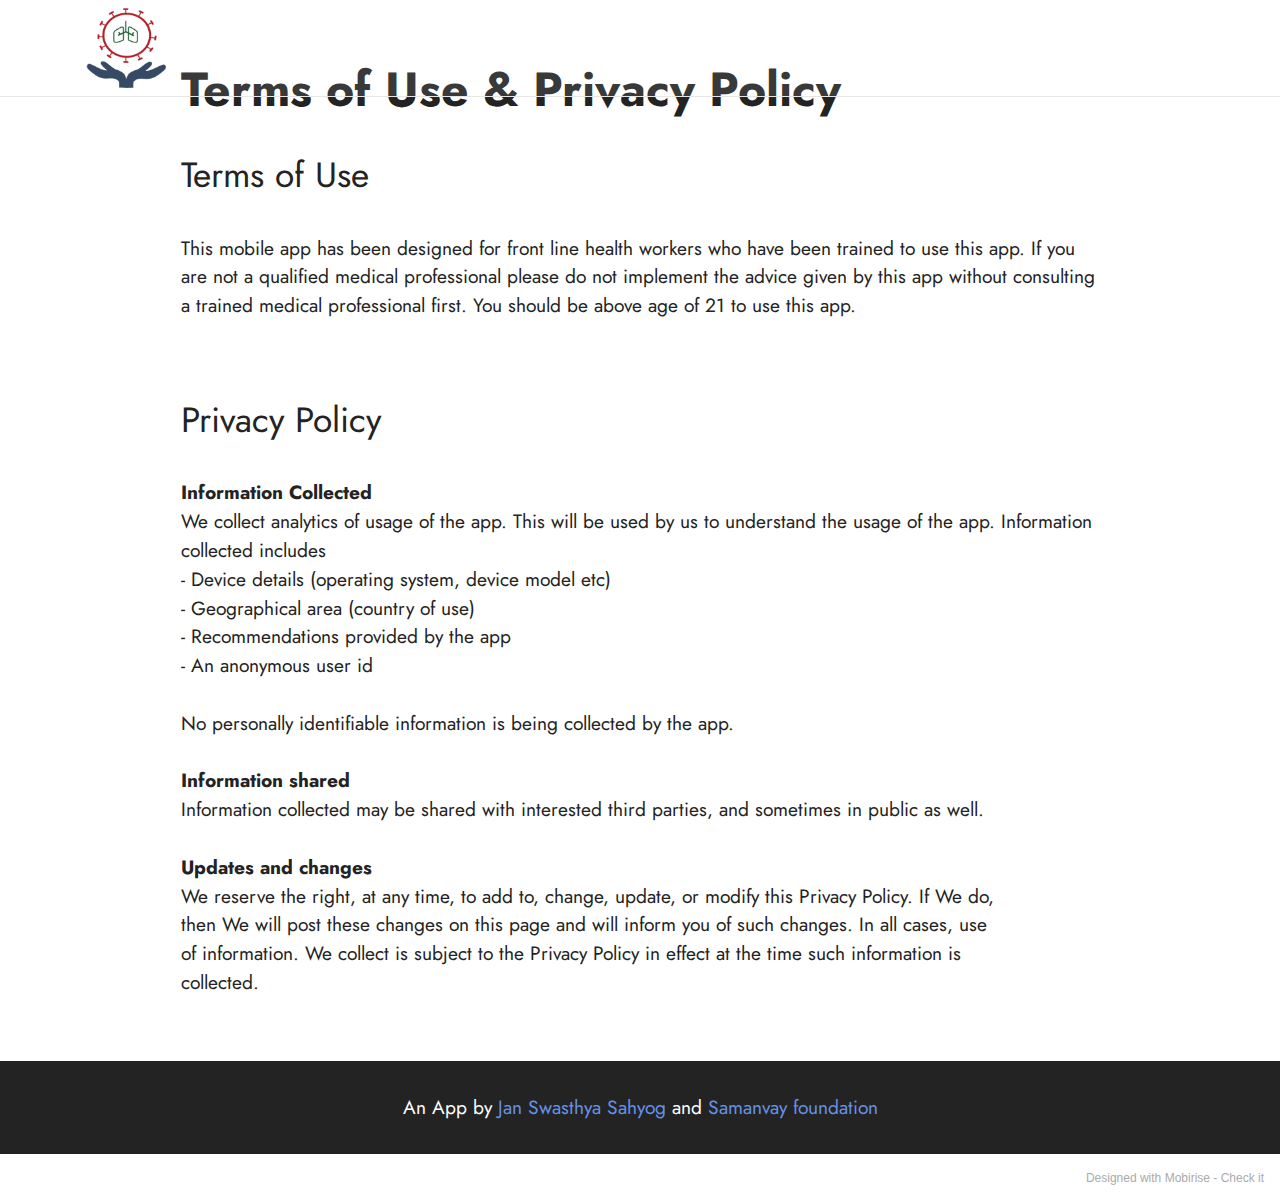
<file: terms.html>
<!DOCTYPE html>
<html  >
<head>
  <!-- Site made with Mobirise Website Builder v5.3.5, https://mobirise.com -->
  <meta charset="UTF-8">
  <meta http-equiv="X-UA-Compatible" content="IE=edge">
  <meta name="generator" content="Mobirise v5.3.5, mobirise.com">
  <meta name="viewport" content="width=device-width, initial-scale=1, minimum-scale=1">
  <link rel="shortcut icon" href="assets/images/logo-121x121.png" type="image/x-icon">
  <meta name="description" content="">
  
  
  <title>terms</title>
  <link rel="stylesheet" href="assets/tether/tether.min.css">
  <link rel="stylesheet" href="assets/bootstrap/css/bootstrap.min.css">
  <link rel="stylesheet" href="assets/bootstrap/css/bootstrap-grid.min.css">
  <link rel="stylesheet" href="assets/bootstrap/css/bootstrap-reboot.min.css">
  <link rel="stylesheet" href="assets/dropdown/css/style.css">
  <link rel="stylesheet" href="assets/socicon/css/styles.css">
  <link rel="stylesheet" href="assets/theme/css/style.css">
  <link rel="preload" href="https://fonts.googleapis.com/css?family=Jost:100,200,300,400,500,600,700,800,900,100i,200i,300i,400i,500i,600i,700i,800i,900i&display=swap" as="style" onload="this.onload=null;this.rel='stylesheet'">
  <noscript><link rel="stylesheet" href="https://fonts.googleapis.com/css?family=Jost:100,200,300,400,500,600,700,800,900,100i,200i,300i,400i,500i,600i,700i,800i,900i&display=swap"></noscript>
  <link rel="preload" as="style" href="assets/mobirise/css/mbr-additional.css"><link rel="stylesheet" href="assets/mobirise/css/mbr-additional.css" type="text/css">
  
  
  
  
</head>
<body>
  
  <section class="menu cid-s48OLK6784" once="menu" id="menu1-u">
    
    <nav class="navbar navbar-dropdown navbar-fixed-top collapsed">
        <div class="container">
            <div class="navbar-brand">
                <span class="navbar-logo">
                    <a href="http://shwaas.samanvayfoundation.org">
                        <img src="assets/images/logo-121x121.png" alt="Shwaas" style="height: 5rem;">
                    </a>
                </span>
                
            </div>
            
            <div class="collapse navbar-collapse" id="navbarSupportedContent">
                <ul class="navbar-nav nav-dropdown nav-right" data-app-modern-menu="true"><li class="nav-item"><a class="nav-link link text-black display-4" href="https://mobirise.com">Download</a></li></ul>
                
                
            </div>
        </div>
    </nav>

</section>

<section class="content5 cid-sxsz9q02dd" id="content5-w">
    
    <div class="container">
        <div class="row justify-content-center">
            <div class="col-md-12 col-lg-10">
                <h3 class="mbr-section-title mbr-fonts-style mb-4 display-2">
                    <strong>Terms of Use &amp; Privacy Policy</strong></h3>
                <h4 class="mbr-section-subtitle mbr-fonts-style mb-4 display-5">Terms of Use</h4>
                <p class="mbr-text mbr-fonts-style display-7">This mobile app has been designed for front line health workers who have been trained to use this app. If you are not a qualified medical professional please do not implement the advice given by this app without consulting a trained medical professional first. You should be above age of 21 to use this app.<br><br>&nbsp;<br></p>
            </div>
        </div>
    </div>
</section>

<section class="content5 cid-sxsCRwQ8yK" id="content5-x">
    
    <div class="container">
        <div class="row justify-content-center">
            <div class="col-md-12 col-lg-10">
                
                <h4 class="mbr-section-subtitle mbr-fonts-style mb-4 display-5">
                    Privacy Policy</h4>
                <p class="mbr-text mbr-fonts-style display-7"><strong>Information Collected</strong><br>We collect analytics of usage of the app. This will be used by us to understand the usage of the app. Information collected includes<br>- Device details (operating system, device model etc)<br>- Geographical area (country of use)<br>- Recommendations provided by the app<br>- An anonymous user id<br><br>No personally identifiable information is being collected by the app.<br><br><strong>Information shared<br></strong>Information collected may be shared with interested third parties, and sometimes in public as well.<br><br><strong>Updates and changes<br></strong>We reserve the right, at any time, to add to, change, update, or modify this Privacy Policy. If We do,<br>then We will post these changes on this page and will inform you of such changes. In all cases, use<br>of information. We collect is subject to the Privacy Policy in effect at the time such information is<br>collected.</p>
            </div>
        </div>
    </div>
</section>

<section class="footer3 cid-s48P1Icc8J" once="footers" id="footer3-v">

    

    

    <div class="container-fluid">
        <div class="media-container-row align-center mbr-white">
            
            
            <div class="row row-copirayt">
                <p class="mbr-text mb-0 mbr-fonts-style mbr-white align-center display-7">
                    An App by <a href="https://www.jssbilaspur.org/" class="text-primary" target="_blank">Jan Swasthya Sahyog</a> and <a href="https://samanvayfoundation.org" class="text-primary" target="_blank">Samanvay foundation</a></p>
            </div>
        </div>
    </div>
</section><section style="background-color: #fff; font-family: -apple-system, BlinkMacSystemFont, 'Segoe UI', 'Roboto', 'Helvetica Neue', Arial, sans-serif; color:#aaa; font-size:12px; padding: 0; align-items: center; display: flex;"><a href="https://mobirise.site/i" style="flex: 1 1; height: 3rem; padding-left: 1rem;"></a><p style="flex: 0 0 auto; margin:0; padding-right:1rem;">Designed with Mobirise - <a href="https://mobirise.site/l" style="color:#aaa;">Check it</a></p></section><script src="assets/web/assets/jquery/jquery.min.js"></script>  <script src="assets/popper/popper.min.js"></script>  <script src="assets/tether/tether.min.js"></script>  <script src="assets/bootstrap/js/bootstrap.min.js"></script>  <script src="assets/smoothscroll/smooth-scroll.js"></script>  <script src="assets/dropdown/js/nav-dropdown.js"></script>  <script src="assets/dropdown/js/navbar-dropdown.js"></script>  <script src="assets/touchswipe/jquery.touch-swipe.min.js"></script>  <script src="assets/theme/js/script.js"></script>  
  
  
</body>
</html>
</file>
<file: assets/web/assets/mobirise-icons2/mobirise2.css>
@font-face {
  font-family: 'Moririse2';
  font-display: swap;
  src:  url('mobirise2.eot?f2bix4');
  src:  url('mobirise2.eot?f2bix4#iefix') format('embedded-opentype'),
    url('mobirise2.ttf?f2bix4') format('truetype'),
    url('mobirise2.woff?f2bix4') format('woff'),
    url('mobirise2.svg?f2bix4#mobirise2') format('svg');
  font-weight: normal;
  font-style: normal;
}

[class^="mobi-"], [class*=" mobi-"] {
  /* use !important to prevent issues with browser extensions that change fonts */
  font-family: 'Moririse2' !important;
  speak: none;
  font-style: normal;
  font-weight: normal;
  font-variant: normal;
  text-transform: none;
  line-height: 1;

  /* Better Font Rendering =========== */
  -webkit-font-smoothing: antialiased;
  -moz-osx-font-smoothing: grayscale;
}

.mobi-mbri-add-submenu:before {
  content: "\e900";
}
.mobi-mbri-alert:before {
  content: "\e901";
}
.mobi-mbri-align-center:before {
  content: "\e902";
}
.mobi-mbri-align-justify:before {
  content: "\e903";
}
.mobi-mbri-align-left:before {
  content: "\e904";
}
.mobi-mbri-align-right:before {
  content: "\e905";
}
.mobi-mbri-android:before {
  content: "\e906";
}
.mobi-mbri-apple:before {
  content: "\e907";
}
.mobi-mbri-arrow-down:before {
  content: "\e908";
}
.mobi-mbri-arrow-next:before {
  content: "\e909";
}
.mobi-mbri-arrow-prev:before {
  content: "\e90a";
}
.mobi-mbri-arrow-up:before {
  content: "\e90b";
}
.mobi-mbri-bold:before {
  content: "\e90c";
}
.mobi-mbri-bookmark:before {
  content: "\e90d";
}
.mobi-mbri-bootstrap:before {
  content: "\e90e";
}
.mobi-mbri-briefcase:before {
  content: "\e90f";
}
.mobi-mbri-browse:before {
  content: "\e910";
}
.mobi-mbri-bulleted-list:before {
  content: "\e911";
}
.mobi-mbri-calendar:before {
  content: "\e912";
}
.mobi-mbri-camera:before {
  content: "\e913";
}
.mobi-mbri-cart-add:before {
  content: "\e914";
}
.mobi-mbri-cart-full:before {
  content: "\e915";
}
.mobi-mbri-cash:before {
  content: "\e916";
}
.mobi-mbri-change-style:before {
  content: "\e917";
}
.mobi-mbri-chat:before {
  content: "\e918";
}
.mobi-mbri-clock:before {
  content: "\e919";
}
.mobi-mbri-close:before {
  content: "\e91a";
}
.mobi-mbri-cloud:before {
  content: "\e91b";
}
.mobi-mbri-code:before {
  content: "\e91c";
}
.mobi-mbri-contact-form:before {
  content: "\e91d";
}
.mobi-mbri-credit-card:before {
  content: "\e91e";
}
.mobi-mbri-cursor-click:before {
  content: "\e91f";
}
.mobi-mbri-cust-feedback:before {
  content: "\e920";
}
.mobi-mbri-database:before {
  content: "\e921";
}
.mobi-mbri-delivery:before {
  content: "\e922";
}
.mobi-mbri-desktop:before {
  content: "\e923";
}
.mobi-mbri-devices:before {
  content: "\e924";
}
.mobi-mbri-down:before {
  content: "\e925";
}
.mobi-mbri-download-2:before {
  content: "\e926";
}
.mobi-mbri-download:before {
  content: "\e927";
}
.mobi-mbri-drag-n-drop-2:before {
  content: "\e928";
}
.mobi-mbri-drag-n-drop:before {
  content: "\e929";
}
.mobi-mbri-edit-2:before {
  content: "\e92a";
}
.mobi-mbri-edit:before {
  content: "\e92b";
}
.mobi-mbri-error:before {
  content: "\e92c";
}
.mobi-mbri-extension:before {
  content: "\e92d";
}
.mobi-mbri-features:before {
  content: "\e92e";
}
.mobi-mbri-file:before {
  content: "\e92f";
}
.mobi-mbri-flag:before {
  content: "\e930";
}
.mobi-mbri-folder:before {
  content: "\e931";
}
.mobi-mbri-gift:before {
  content: "\e932";
}
.mobi-mbri-github:before {
  content: "\e933";
}
.mobi-mbri-globe-2:before {
  content: "\e934";
}
.mobi-mbri-globe:before {
  content: "\e935";
}
.mobi-mbri-growing-chart:before {
  content: "\e936";
}
.mobi-mbri-hearth:before {
  content: "\e937";
}
.mobi-mbri-help:before {
  content: "\e938";
}
.mobi-mbri-home:before {
  content: "\e939";
}
.mobi-mbri-hot-cup:before {
  content: "\e93a";
}
.mobi-mbri-idea:before {
  content: "\e93b";
}
.mobi-mbri-image-gallery:before {
  content: "\e93c";
}
.mobi-mbri-image-slider:before {
  content: "\e93d";
}
.mobi-mbri-info:before {
  content: "\e93e";
}
.mobi-mbri-italic:before {
  content: "\e93f";
}
.mobi-mbri-key:before {
  content: "\e940";
}
.mobi-mbri-laptop:before {
  content: "\e941";
}
.mobi-mbri-layers:before {
  content: "\e942";
}
.mobi-mbri-left-right:before {
  content: "\e943";
}
.mobi-mbri-left:before {
  content: "\e944";
}
.mobi-mbri-letter:before {
  content: "\e945";
}
.mobi-mbri-like:before {
  content: "\e946";
}
.mobi-mbri-link:before {
  content: "\e947";
}
.mobi-mbri-lock:before {
  content: "\e948";
}
.mobi-mbri-login:before {
  content: "\e949";
}
.mobi-mbri-logout:before {
  content: "\e94a";
}
.mobi-mbri-magic-stick:before {
  content: "\e94b";
}
.mobi-mbri-map-pin:before {
  content: "\e94c";
}
.mobi-mbri-menu:before {
  content: "\e94d";
}
.mobi-mbri-mobile-2:before {
  content: "\e94e";
}
.mobi-mbri-mobile-horizontal:before {
  content: "\e94f";
}
.mobi-mbri-mobile:before {
  content: "\e950";
}
.mobi-mbri-mobirise:before {
  content: "\e951";
}
.mobi-mbri-more-horizontal:before {
  content: "\e952";
}
.mobi-mbri-more-vertical:before {
  content: "\e953";
}
.mobi-mbri-music:before {
  content: "\e954";
}
.mobi-mbri-new-file:before {
  content: "\e955";
}
.mobi-mbri-numbered-list:before {
  content: "\e956";
}
.mobi-mbri-opened-folder:before {
  content: "\e957";
}
.mobi-mbri-pages:before {
  content: "\e958";
}
.mobi-mbri-paper-plane:before {
  content: "\e959";
}
.mobi-mbri-paperclip:before {
  content: "\e95a";
}
.mobi-mbri-phone:before {
  content: "\e95b";
}
.mobi-mbri-photo:before {
  content: "\e95c";
}
.mobi-mbri-photos:before {
  content: "\e95d";
}
.mobi-mbri-pin:before {
  content: "\e95e";
}
.mobi-mbri-play:before {
  content: "\e95f";
}
.mobi-mbri-plus:before {
  content: "\e960";
}
.mobi-mbri-preview:before {
  content: "\e961";
}
.mobi-mbri-print:before {
  content: "\e962";
}
.mobi-mbri-protect:before {
  content: "\e963";
}
.mobi-mbri-question:before {
  content: "\e964";
}
.mobi-mbri-quote-left:before {
  content: "\e965";
}
.mobi-mbri-quote-right:before {
  content: "\e966";
}
.mobi-mbri-redo:before {
  content: "\e967";
}
.mobi-mbri-refresh:before {
  content: "\e968";
}
.mobi-mbri-responsive-2:before {
  content: "\e969";
}
.mobi-mbri-responsive:before {
  content: "\e96a";
}
.mobi-mbri-right:before {
  content: "\e96b";
}
.mobi-mbri-rocket:before {
  content: "\e96c";
}
.mobi-mbri-sad-face:before {
  content: "\e96d";
}
.mobi-mbri-sale:before {
  content: "\e96e";
}
.mobi-mbri-save:before {
  content: "\e96f";
}
.mobi-mbri-search:before {
  content: "\e970";
}
.mobi-mbri-setting-2:before {
  content: "\e971";
}
.mobi-mbri-setting-3:before {
  content: "\e972";
}
.mobi-mbri-setting:before {
  content: "\e973";
}
.mobi-mbri-share:before {
  content: "\e974";
}
.mobi-mbri-shopping-bag:before {
  content: "\e975";
}
.mobi-mbri-shopping-basket:before {
  content: "\e976";
}
.mobi-mbri-shopping-cart:before {
  content: "\e977";
}
.mobi-mbri-sites:before {
  content: "\e978";
}
.mobi-mbri-smile-face:before {
  content: "\e979";
}
.mobi-mbri-speed:before {
  content: "\e97a";
}
.mobi-mbri-star:before {
  content: "\e97b";
}
.mobi-mbri-success:before {
  content: "\e97c";
}
.mobi-mbri-sun:before {
  content: "\e97d";
}
.mobi-mbri-sun2:before {
  content: "\e97e";
}
.mobi-mbri-tablet-vertical:before {
  content: "\e97f";
}
.mobi-mbri-tablet:before {
  content: "\e980";
}
.mobi-mbri-target:before {
  content: "\e981";
}
.mobi-mbri-timer:before {
  content: "\e982";
}
.mobi-mbri-to-ftp:before {
  content: "\e983";
}
.mobi-mbri-to-local-drive:before {
  content: "\e984";
}
.mobi-mbri-touch-swipe:before {
  content: "\e985";
}
.mobi-mbri-touch:before {
  content: "\e986";
}
.mobi-mbri-trash:before {
  content: "\e987";
}
.mobi-mbri-underline:before {
  content: "\e988";
}
.mobi-mbri-undo:before {
  content: "\e989";
}
.mobi-mbri-unlink:before {
  content: "\e98a";
}
.mobi-mbri-unlock:before {
  content: "\e98b";
}
.mobi-mbri-up-down:before {
  content: "\e98c";
}
.mobi-mbri-up:before {
  content: "\e98d";
}
.mobi-mbri-update:before {
  content: "\e98e";
}
.mobi-mbri-upload-2:before {
  content: "\e98f";
}
.mobi-mbri-upload:before {
  content: "\e990";
}
.mobi-mbri-user-2:before {
  content: "\e991";
}
.mobi-mbri-user:before {
  content: "\e992";
}
.mobi-mbri-users:before {
  content: "\e993";
}
.mobi-mbri-video-play:before {
  content: "\e994";
}
.mobi-mbri-video:before {
  content: "\e995";
}
.mobi-mbri-watch:before {
  content: "\e996";
}
.mobi-mbri-website-theme-2:before {
  content: "\e997";
}
.mobi-mbri-website-theme:before {
  content: "\e998";
}
.mobi-mbri-wifi:before {
  content: "\e999";
}
.mobi-mbri-windows:before {
  content: "\e99a";
}
.mobi-mbri-zoom-in:before {
  content: "\e99b";
}
.mobi-mbri-zoom-out:before {
  content: "\e99c";
}
</file>
<file: assets/web/assets/mobirise-icons/mobirise-icons.css>
@font-face {
  font-family: 'MobiriseIcons';
  src:  url('mobirise-icons.eot?spat4u');
  src:  url('mobirise-icons.eot?spat4u#iefix') format('embedded-opentype'),
    url('mobirise-icons.ttf?spat4u') format('truetype'),
    url('mobirise-icons.woff?spat4u') format('woff'),
    url('mobirise-icons.svg?spat4u#MobiriseIcons') format('svg');
  font-weight: normal;
  font-style: normal;
  font-display: swap;
}

[class^="mbri-"], [class*=" mbri-"] {
  /* use !important to prevent issues with browser extensions that change fonts */
  font-family: MobiriseIcons !important;
  speak: none;
  font-style: normal;
  font-weight: normal;
  font-variant: normal;
  text-transform: none;
  line-height: 1;

  /* Better Font Rendering =========== */
  -webkit-font-smoothing: antialiased;
  -moz-osx-font-smoothing: grayscale;
}

.mbri-add-submenu:before {
  content: "\e900";
}
.mbri-alert:before {
  content: "\e901";
}
.mbri-align-center:before {
  content: "\e902";
}
.mbri-align-justify:before {
  content: "\e903";
}
.mbri-align-left:before {
  content: "\e904";
}
.mbri-align-right:before {
  content: "\e905";
}
.mbri-android:before {
  content: "\e906";
}
.mbri-apple:before {
  content: "\e907";
}
.mbri-arrow-down:before {
  content: "\e908";
}
.mbri-arrow-next:before {
  content: "\e909";
}
.mbri-arrow-prev:before {
  content: "\e90a";
}
.mbri-arrow-up:before {
  content: "\e90b";
}
.mbri-bold:before {
  content: "\e90c";
}
.mbri-bookmark:before {
  content: "\e90d";
}
.mbri-bootstrap:before {
  content: "\e90e";
}
.mbri-briefcase:before {
  content: "\e90f";
}
.mbri-browse:before {
  content: "\e910";
}
.mbri-bulleted-list:before {
  content: "\e911";
}
.mbri-calendar:before {
  content: "\e912";
}
.mbri-camera:before {
  content: "\e913";
}
.mbri-cart-add:before {
  content: "\e914";
}
.mbri-cart-full:before {
  content: "\e915";
}
.mbri-cash:before {
  content: "\e916";
}
.mbri-change-style:before {
  content: "\e917";
}
.mbri-chat:before {
  content: "\e918";
}
.mbri-clock:before {
  content: "\e919";
}
.mbri-close:before {
  content: "\e91a";
}
.mbri-cloud:before {
  content: "\e91b";
}
.mbri-code:before {
  content: "\e91c";
}
.mbri-contact-form:before {
  content: "\e91d";
}
.mbri-credit-card:before {
  content: "\e91e";
}
.mbri-cursor-click:before {
  content: "\e91f";
}
.mbri-cust-feedback:before {
  content: "\e920";
}
.mbri-database:before {
  content: "\e921";
}
.mbri-delivery:before {
  content: "\e922";
}
.mbri-desktop:before {
  content: "\e923";
}
.mbri-devices:before {
  content: "\e924";
}
.mbri-down:before {
  content: "\e925";
}
.mbri-download:before {
  content: "\e989";
}
.mbri-drag-n-drop:before {
  content: "\e927";
}
.mbri-drag-n-drop2:before {
  content: "\e928";
}
.mbri-edit:before {
  content: "\e929";
}
.mbri-edit2:before {
  content: "\e92a";
}
.mbri-error:before {
  content: "\e92b";
}
.mbri-extension:before {
  content: "\e92c";
}
.mbri-features:before {
  content: "\e92d";
}
.mbri-file:before {
  content: "\e92e";
}
.mbri-flag:before {
  content: "\e92f";
}
.mbri-folder:before {
  content: "\e930";
}
.mbri-gift:before {
  content: "\e931";
}
.mbri-github:before {
  content: "\e932";
}
.mbri-globe:before {
  content: "\e933";
}
.mbri-globe-2:before {
  content: "\e934";
}
.mbri-growing-chart:before {
  content: "\e935";
}
.mbri-hearth:before {
  content: "\e936";
}
.mbri-help:before {
  content: "\e937";
}
.mbri-home:before {
  content: "\e938";
}
.mbri-hot-cup:before {
  content: "\e939";
}
.mbri-idea:before {
  content: "\e93a";
}
.mbri-image-gallery:before {
  content: "\e93b";
}
.mbri-image-slider:before {
  content: "\e93c";
}
.mbri-info:before {
  content: "\e93d";
}
.mbri-italic:before {
  content: "\e93e";
}
.mbri-key:before {
  content: "\e93f";
}
.mbri-laptop:before {
  content: "\e940";
}
.mbri-layers:before {
  content: "\e941";
}
.mbri-left-right:before {
  content: "\e942";
}
.mbri-left:before {
  content: "\e943";
}
.mbri-letter:before {
  content: "\e944";
}
.mbri-like:before {
  content: "\e945";
}
.mbri-link:before {
  content: "\e946";
}
.mbri-lock:before {
  content: "\e947";
}
.mbri-login:before {
  content: "\e948";
}
.mbri-logout:before {
  content: "\e949";
}
.mbri-magic-stick:before {
  content: "\e94a";
}
.mbri-map-pin:before {
  content: "\e94b";
}
.mbri-menu:before {
  content: "\e94c";
}
.mbri-mobile:before {
  content: "\e94d";
}
.mbri-mobile2:before {
  content: "\e94e";
}
.mbri-mobirise:before {
  content: "\e94f";
}
.mbri-more-horizontal:before {
  content: "\e950";
}
.mbri-more-vertical:before {
  content: "\e951";
}
.mbri-music:before {
  content: "\e952";
}
.mbri-new-file:before {
  content: "\e953";
}
.mbri-numbered-list:before {
  content: "\e954";
}
.mbri-opened-folder:before {
  content: "\e955";
}
.mbri-pages:before {
  content: "\e956";
}
.mbri-paper-plane:before {
  content: "\e957";
}
.mbri-paperclip:before {
  content: "\e958";
}
.mbri-photo:before {
  content: "\e959";
}
.mbri-photos:before {
  content: "\e95a";
}
.mbri-pin:before {
  content: "\e95b";
}
.mbri-play:before {
  content: "\e95c";
}
.mbri-plus:before {
  content: "\e95d";
}
.mbri-preview:before {
  content: "\e95e";
}
.mbri-print:before {
  content: "\e95f";
}
.mbri-protect:before {
  content: "\e960";
}
.mbri-question:before {
  content: "\e961";
}
.mbri-quote-left:before {
  content: "\e962";
}
.mbri-quote-right:before {
  content: "\e963";
}
.mbri-refresh:before {
  content: "\e964";
}
.mbri-responsive:before {
  content: "\e965";
}
.mbri-right:before {
  content: "\e966";
}
.mbri-rocket:before {
  content: "\e967";
}
.mbri-sad-face:before {
  content: "\e968";
}
.mbri-sale:before {
  content: "\e969";
}
.mbri-save:before {
  content: "\e96a";
}
.mbri-search:before {
  content: "\e96b";
}
.mbri-setting:before {
  content: "\e96c";
}
.mbri-setting2:before {
  content: "\e96d";
}
.mbri-setting3:before {
  content: "\e96e";
}
.mbri-share:before {
  content: "\e96f";
}
.mbri-shopping-bag:before {
  content: "\e970";
}
.mbri-shopping-basket:before {
  content: "\e971";
}
.mbri-shopping-cart:before {
  content: "\e972";
}
.mbri-sites:before {
  content: "\e973";
}
.mbri-smile-face:before {
  content: "\e974";
}
.mbri-speed:before {
  content: "\e975";
}
.mbri-star:before {
  content: "\e976";
}
.mbri-success:before {
  content: "\e977";
}
.mbri-sun:before {
  content: "\e978";
}
.mbri-sun2:before {
  content: "\e979";
}
.mbri-tablet:before {
  content: "\e97a";
}
.mbri-tablet-vertical:before {
  content: "\e97b";
}
.mbri-target:before {
  content: "\e97c";
}
.mbri-timer:before {
  content: "\e97d";
}
.mbri-to-ftp:before {
  content: "\e97e";
}
.mbri-to-local-drive:before {
  content: "\e97f";
}
.mbri-touch-swipe:before {
  content: "\e980";
}
.mbri-touch:before {
  content: "\e981";
}
.mbri-trash:before {
  content: "\e982";
}
.mbri-underline:before {
  content: "\e983";
}
.mbri-unlink:before {
  content: "\e984";
}
.mbri-unlock:before {
  content: "\e985";
}
.mbri-up-down:before {
  content: "\e986";
}
.mbri-up:before {
  content: "\e987";
}
.mbri-update:before {
  content: "\e988";
}
.mbri-upload:before {
 content: "\e926"; 
}
.mbri-user:before {
  content: "\e98a";
}
.mbri-user2:before {
  content: "\e98b";
}
.mbri-users:before {
  content: "\e98c";
}
.mbri-video:before {
  content: "\e98d";
}
.mbri-video-play:before {
  content: "\e98e";
}
.mbri-watch:before {
  content: "\e98f";
}
.mbri-website-theme:before {
  content: "\e990";
}
.mbri-wifi:before {
  content: "\e991";
}
.mbri-windows:before {
  content: "\e992";
}
.mbri-zoom-out:before {
  content: "\e993";
}
.mbri-redo:before {
  content: "\e994";
}
.mbri-undo:before {
  content: "\e995";
}
</file>
<file: assets/dropdown/css/style.css>
.navbar-dropdown {
  left: 0;
  padding: 0;
  position: absolute;
  right: 0;
  top: 0;
  transition: all 0.45s ease;
  z-index: 1030;
  background: #282828; }
  .navbar-dropdown .navbar-logo {
    margin-right: 0.8rem;
    transition: margin 0.3s ease-in-out;
    vertical-align: middle; }
    .navbar-dropdown .navbar-logo img {
      height: 3.125rem;
      transition: all 0.3s ease-in-out; }
    .navbar-dropdown .navbar-logo.mbr-iconfont {
      font-size: 3.125rem;
      line-height: 3.125rem; }
  .navbar-dropdown .navbar-caption {
    font-weight: 700;
    white-space: normal;
    vertical-align: -4px;
    line-height: 3.125rem !important; }
    .navbar-dropdown .navbar-caption, .navbar-dropdown .navbar-caption:hover {
      color: inherit;
      text-decoration: none; }
  .navbar-dropdown .mbr-iconfont + .navbar-caption {
    vertical-align: -1px; }
  .navbar-dropdown.navbar-fixed-top {
    position: fixed; }
  .navbar-dropdown .navbar-brand span {
    vertical-align: -4px; }
  .navbar-dropdown.bg-color.transparent {
    background: none; }
  .navbar-dropdown.navbar-short .navbar-brand {
    padding: 0.625rem 0; }
    .navbar-dropdown.navbar-short .navbar-brand span {
      vertical-align: -1px; }
  .navbar-dropdown.navbar-short .navbar-caption {
    line-height: 2.375rem !important;
    vertical-align: -2px; }
  .navbar-dropdown.navbar-short .navbar-logo {
    margin-right: 0.5rem; }
    .navbar-dropdown.navbar-short .navbar-logo img {
      height: 2.375rem; }
    .navbar-dropdown.navbar-short .navbar-logo.mbr-iconfont {
      font-size: 2.375rem;
      line-height: 2.375rem; }
  .navbar-dropdown.navbar-short .mbr-table-cell {
    height: 3.625rem; }
  .navbar-dropdown .navbar-close {
    left: 0.6875rem;
    position: fixed;
    top: 0.75rem;
    z-index: 1000; }
  .navbar-dropdown .hamburger-icon {
    content: "";
    display: inline-block;
    vertical-align: middle;
    width: 16px;
    -webkit-box-shadow: 0 -6px 0 1px #282828,0 0 0 1px #282828,0 6px 0 1px #282828;
    -moz-box-shadow: 0 -6px 0 1px #282828,0 0 0 1px #282828,0 6px 0 1px #282828;
    box-shadow: 0 -6px 0 1px #282828,0 0 0 1px #282828,0 6px 0 1px #282828; }

.dropdown-menu .dropdown-toggle[data-toggle="dropdown-submenu"]::after {
  border-bottom: 0.35em solid transparent;
  border-left: 0.35em solid;
  border-right: 0;
  border-top: 0.35em solid transparent;
  margin-left: 0.3rem; }

.dropdown-menu .dropdown-item:focus {
  outline: 0; }

.nav-dropdown {
  font-size: 0.75rem;
  font-weight: 500;
  height: auto !important; }
  .nav-dropdown .nav-btn {
    padding-left: 1rem; }
  .nav-dropdown .link {
    margin: .667em 1.667em;
    font-weight: 500;
    padding: 0;
    transition: color .2s ease-in-out; }
    .nav-dropdown .link.dropdown-toggle {
      margin-right: 2.583em; }
      .nav-dropdown .link.dropdown-toggle::after {
        margin-left: .25rem;
        border-top: 0.35em solid;
        border-right: 0.35em solid transparent;
        border-left: 0.35em solid transparent;
        border-bottom: 0; }
      .nav-dropdown .link.dropdown-toggle[aria-expanded="true"] {
        margin: 0;
        padding: 0.667em 3.263em  0.667em 1.667em; }
  .nav-dropdown .link::after,
  .nav-dropdown .dropdown-item::after {
    color: inherit; }
  .nav-dropdown .btn {
    font-size: 0.75rem;
    font-weight: 700;
    letter-spacing: 0;
    margin-bottom: 0;
    padding-left: 1.25rem;
    padding-right: 1.25rem; }
  .nav-dropdown .dropdown-menu {
    border-radius: 0;
    border: 0;
    left: 0;
    margin: 0;
    padding-bottom: 1.25rem;
    padding-top: 1.25rem;
    position: relative; }
  .nav-dropdown .dropdown-submenu {
    margin-left: 0.125rem;
    top: 0; }
  .nav-dropdown .dropdown-item {
    font-weight: 500;
    line-height: 2;
    padding: 0.3846em 4.615em 0.3846em 1.5385em;
    position: relative;
    transition: color .2s ease-in-out, background-color .2s ease-in-out; }
    .nav-dropdown .dropdown-item::after {
      margin-top: -0.3077em;
      position: absolute;
      right: 1.1538em;
      top: 50%; }
    .nav-dropdown .dropdown-item:focus, .nav-dropdown .dropdown-item:hover {
      background: none; }

@media (max-width: 767px) {
  .nav-dropdown.navbar-toggleable-sm {
    bottom: 0;
    display: none;
    left: 0;
    overflow-x: hidden;
    position: fixed;
    top: 0;
    transform: translateX(-100%);
    -ms-transform: translateX(-100%);
    -webkit-transform: translateX(-100%);
    width: 18.75rem;
    z-index: 999; } }
.nav-dropdown.navbar-toggleable-xl {
  bottom: 0;
  display: none;
  left: 0;
  overflow-x: hidden;
  position: fixed;
  top: 0;
  transform: translateX(-100%);
  -ms-transform: translateX(-100%);
  -webkit-transform: translateX(-100%);
  width: 18.75rem;
  z-index: 999; }

.nav-dropdown-sm {
  display: block !important;
  overflow-x: hidden;
  overflow: auto;
  padding-top: 3.875rem; }
  .nav-dropdown-sm::after {
    content: "";
    display: block;
    height: 3rem;
    width: 100%; }
  .nav-dropdown-sm.collapse.in ~ .navbar-close {
    display: block !important; }
  .nav-dropdown-sm.collapsing, .nav-dropdown-sm.collapse.in {
    transform: translateX(0);
    -ms-transform: translateX(0);
    -webkit-transform: translateX(0);
    transition: all 0.25s ease-out;
    -webkit-transition: all 0.25s ease-out;
    background: #282828; }
  .nav-dropdown-sm.collapsing[aria-expanded="false"] {
    transform: translateX(-100%);
    -ms-transform: translateX(-100%);
    -webkit-transform: translateX(-100%); }
  .nav-dropdown-sm .nav-item {
    display: block;
    margin-left: 0 !important;
    padding-left: 0; }
  .nav-dropdown-sm .link,
  .nav-dropdown-sm .dropdown-item {
    border-top: 1px dotted rgba(255, 255, 255, 0.1);
    font-size: 0.8125rem;
    line-height: 1.6;
    margin: 0 !important;
    padding: 0.875rem 2.4rem 0.875rem 1.5625rem !important;
    position: relative;
    white-space: normal; }
    .nav-dropdown-sm .link:focus, .nav-dropdown-sm .link:hover,
    .nav-dropdown-sm .dropdown-item:focus,
    .nav-dropdown-sm .dropdown-item:hover {
      background: rgba(0, 0, 0, 0.2) !important;
      color: #c0a375; }
  .nav-dropdown-sm .nav-btn {
    position: relative;
    padding: 1.5625rem 1.5625rem 0 1.5625rem; }
    .nav-dropdown-sm .nav-btn::before {
      border-top: 1px dotted rgba(255, 255, 255, 0.1);
      content: "";
      left: 0;
      position: absolute;
      top: 0;
      width: 100%; }
    .nav-dropdown-sm .nav-btn + .nav-btn {
      padding-top: 0.625rem; }
      .nav-dropdown-sm .nav-btn + .nav-btn::before {
        display: none; }
  .nav-dropdown-sm .btn {
    padding: 0.625rem 0; }
  .nav-dropdown-sm .dropdown-toggle[data-toggle="dropdown-submenu"]::after {
    margin-left: .25rem;
    border-top: 0.35em solid;
    border-right: 0.35em solid transparent;
    border-left: 0.35em solid transparent;
    border-bottom: 0; }
  .nav-dropdown-sm .dropdown-toggle[data-toggle="dropdown-submenu"][aria-expanded="true"]::after {
    border-top: 0;
    border-right: 0.35em solid transparent;
    border-left: 0.35em solid transparent;
    border-bottom: 0.35em solid; }
  .nav-dropdown-sm .dropdown-menu {
    margin: 0;
    padding: 0;
    position: relative;
    top: 0;
    left: 0;
    width: 100%;
    border: 0;
    float: none;
    border-radius: 0;
    background: none; }
  .nav-dropdown-sm .dropdown-submenu {
    left: 100%;
    margin-left: 0.125rem;
    margin-top: -1.25rem;
    top: 0; }

.navbar-toggleable-sm .nav-dropdown .dropdown-menu {
  position: absolute; }

.navbar-toggleable-sm .nav-dropdown .dropdown-submenu {
  left: 100%;
  margin-left: 0.125rem;
  margin-top: -1.25rem;
  top: 0; }

.navbar-toggleable-sm.opened .nav-dropdown .dropdown-menu {
  position: relative; }

.navbar-toggleable-sm.opened .nav-dropdown .dropdown-submenu {
  left: 0;
  margin-left: 00rem;
  margin-top: 0rem;
  top: 0; }

.is-builder .nav-dropdown.collapsing {
  transition: none !important; }

/*# sourceMappingURL=style.css.map */
</file>
<file: assets/socicon/css/styles.css>
@charset "UTF-8";

@font-face {
  font-family: 'Socicon';
  src:  url('../fonts/socicon.eot');
  src:  url('../fonts/socicon.eot?#iefix') format('embedded-opentype'),
    url('../fonts/socicon.woff2') format('woff2'),
    url('../fonts/socicon.ttf') format('truetype'),
    url('../fonts/socicon.woff') format('woff'),
    url('../fonts/socicon.svg#socicon') format('svg');
  font-weight: normal;
  font-style: normal;
  font-display: swap;
}

[data-icon]:before {
  font-family: "socicon" !important;
  content: attr(data-icon);
  font-style: normal !important;
  font-weight: normal !important;
  font-variant: normal !important;
  text-transform: none !important;
  speak: none;
  line-height: 1;
  -webkit-font-smoothing: antialiased;
  -moz-osx-font-smoothing: grayscale;
}

[class^="socicon-"], [class*=" socicon-"] {
  /* use !important to prevent issues with browser extensions that change fonts */
  font-family: 'Socicon' !important;
  speak: none;
  font-style: normal;
  font-weight: normal;
  font-variant: normal;
  text-transform: none;
  line-height: 1;

  /* Better Font Rendering =========== */
  -webkit-font-smoothing: antialiased;
  -moz-osx-font-smoothing: grayscale;
}

.socicon-eitaa:before {
  content: "\e97c";
}
.socicon-soroush:before {
  content: "\e97d";
}
.socicon-bale:before {
  content: "\e97e";
}
.socicon-zazzle:before {
  content: "\e97b";
}
.socicon-society6:before {
  content: "\e97a";
}
.socicon-redbubble:before {
  content: "\e979";
}
.socicon-avvo:before {
  content: "\e978";
}
.socicon-stitcher:before {
  content: "\e977";
}
.socicon-googlehangouts:before {
  content: "\e974";
}
.socicon-dlive:before {
  content: "\e975";
}
.socicon-vsco:before {
  content: "\e976";
}
.socicon-flipboard:before {
  content: "\e973";
}
.socicon-ubuntu:before {
  content: "\e958";
}
.socicon-artstation:before {
  content: "\e959";
}
.socicon-invision:before {
  content: "\e95a";
}
.socicon-torial:before {
  content: "\e95b";
}
.socicon-collectorz:before {
  content: "\e95c";
}
.socicon-seenthis:before {
  content: "\e95d";
}
.socicon-googleplaymusic:before {
  content: "\e95e";
}
.socicon-debian:before {
  content: "\e95f";
}
.socicon-filmfreeway:before {
  content: "\e960";
}
.socicon-gnome:before {
  content: "\e961";
}
.socicon-itchio:before {
  content: "\e962";
}
.socicon-jamendo:before {
  content: "\e963";
}
.socicon-mix:before {
  content: "\e964";
}
.socicon-sharepoint:before {
  content: "\e965";
}
.socicon-tinder:before {
  content: "\e966";
}
.socicon-windguru:before {
  content: "\e967";
}
.socicon-cdbaby:before {
  content: "\e968";
}
.socicon-elementaryos:before {
  content: "\e969";
}
.socicon-stage32:before {
  content: "\e96a";
}
.socicon-tiktok:before {
  content: "\e96b";
}
.socicon-gitter:before {
  content: "\e96c";
}
.socicon-letterboxd:before {
  content: "\e96d";
}
.socicon-threema:before {
  content: "\e96e";
}
.socicon-splice:before {
  content: "\e96f";
}
.socicon-metapop:before {
  content: "\e970";
}
.socicon-naver:before {
  content: "\e971";
}
.socicon-remote:before {
  content: "\e972";
}
.socicon-internet:before {
  content: "\e957";
}
.socicon-moddb:before {
  content: "\e94b";
}
.socicon-indiedb:before {
  content: "\e94c";
}
.socicon-traxsource:before {
  content: "\e94d";
}
.socicon-gamefor:before {
  content: "\e94e";
}
.socicon-pixiv:before {
  content: "\e94f";
}
.socicon-myanimelist:before {
  content: "\e950";
}
.socicon-blackberry:before {
  content: "\e951";
}
.socicon-wickr:before {
  content: "\e952";
}
.socicon-spip:before {
  content: "\e953";
}
.socicon-napster:before {
  content: "\e954";
}
.socicon-beatport:before {
  content: "\e955";
}
.socicon-hackerone:before {
  content: "\e956";
}
.socicon-hackernews:before {
  content: "\e946";
}
.socicon-smashwords:before {
  content: "\e947";
}
.socicon-kobo:before {
  content: "\e948";
}
.socicon-bookbub:before {
  content: "\e949";
}
.socicon-mailru:before {
  content: "\e94a";
}
.socicon-gitlab:before {
  content: "\e945";
}
.socicon-instructables:before {
  content: "\e944";
}
.socicon-portfolio:before {
  content: "\e943";
}
.socicon-codered:before {
  content: "\e940";
}
.socicon-origin:before {
  content: "\e941";
}
.socicon-nextdoor:before {
  content: "\e942";
}
.socicon-udemy:before {
  content: "\e93f";
}
.socicon-livemaster:before {
  content: "\e93e";
}
.socicon-crunchbase:before {
  content: "\e93b";
}
.socicon-homefy:before {
  content: "\e93c";
}
.socicon-calendly:before {
  content: "\e93d";
}
.socicon-realtor:before {
  content: "\e90f";
}
.socicon-tidal:before {
  content: "\e910";
}
.socicon-qobuz:before {
  content: "\e911";
}
.socicon-natgeo:before {
  content: "\e912";
}
.socicon-mastodon:before {
  content: "\e913";
}
.socicon-unsplash:before {
  content: "\e914";
}
.socicon-homeadvisor:before {
  content: "\e915";
}
.socicon-angieslist:before {
  content: "\e916";
}
.socicon-codepen:before {
  content: "\e917";
}
.socicon-slack:before {
  content: "\e918";
}
.socicon-openaigym:before {
  content: "\e919";
}
.socicon-logmein:before {
  content: "\e91a";
}
.socicon-fiverr:before {
  content: "\e91b";
}
.socicon-gotomeeting:before {
  content: "\e91c";
}
.socicon-aliexpress:before {
  content: "\e91d";
}
.socicon-guru:before {
  content: "\e91e";
}
.socicon-appstore:before {
  content: "\e91f";
}
.socicon-homes:before {
  content: "\e920";
}
.socicon-zoom:before {
  content: "\e921";
}
.socicon-alibaba:before {
  content: "\e922";
}
.socicon-craigslist:before {
  content: "\e923";
}
.socicon-wix:before {
  content: "\e924";
}
.socicon-redfin:before {
  content: "\e925";
}
.socicon-googlecalendar:before {
  content: "\e926";
}
.socicon-shopify:before {
  content: "\e927";
}
.socicon-freelancer:before {
  content: "\e928";
}
.socicon-seedrs:before {
  content: "\e929";
}
.socicon-bing:before {
  content: "\e92a";
}
.socicon-doodle:before {
  content: "\e92b";
}
.socicon-bonanza:before {
  content: "\e92c";
}
.socicon-squarespace:before {
  content: "\e92d";
}
.socicon-toptal:before {
  content: "\e92e";
}
.socicon-gust:before {
  content: "\e92f";
}
.socicon-ask:before {
  content: "\e930";
}
.socicon-trulia:before {
  content: "\e931";
}
.socicon-loomly:before {
  content: "\e932";
}
.socicon-ghost:before {
  content: "\e933";
}
.socicon-upwork:before {
  content: "\e934";
}
.socicon-fundable:before {
  content: "\e935";
}
.socicon-booking:before {
  content: "\e936";
}
.socicon-googlemaps:before {
  content: "\e937";
}
.socicon-zillow:before {
  content: "\e938";
}
.socicon-niconico:before {
  content: "\e939";
}
.socicon-toneden:before {
  content: "\e93a";
}
.socicon-augment:before {
  content: "\e908";
}
.socicon-bitbucket:before {
  content: "\e909";
}
.socicon-fyuse:before {
  content: "\e90a";
}
.socicon-yt-gaming:before {
  content: "\e90b";
}
.socicon-sketchfab:before {
  content: "\e90c";
}
.socicon-mobcrush:before {
  content: "\e90d";
}
.socicon-microsoft:before {
  content: "\e90e";
}
.socicon-pandora:before {
  content: "\e907";
}
.socicon-messenger:before {
  content: "\e906";
}
.socicon-gamewisp:before {
  content: "\e905";
}
.socicon-bloglovin:before {
  content: "\e904";
}
.socicon-tunein:before {
  content: "\e903";
}
.socicon-gamejolt:before {
  content: "\e901";
}
.socicon-trello:before {
  content: "\e902";
}
.socicon-spreadshirt:before {
  content: "\e900";
}
.socicon-500px:before {
  content: "\e000";
}
.socicon-8tracks:before {
  content: "\e001";
}
.socicon-airbnb:before {
  content: "\e002";
}
.socicon-alliance:before {
  content: "\e003";
}
.socicon-amazon:before {
  content: "\e004";
}
.socicon-amplement:before {
  content: "\e005";
}
.socicon-android:before {
  content: "\e006";
}
.socicon-angellist:before {
  content: "\e007";
}
.socicon-apple:before {
  content: "\e008";
}
.socicon-appnet:before {
  content: "\e009";
}
.socicon-baidu:before {
  content: "\e00a";
}
.socicon-bandcamp:before {
  content: "\e00b";
}
.socicon-battlenet:before {
  content: "\e00c";
}
.socicon-mixer:before {
  content: "\e00d";
}
.socicon-bebee:before {
  content: "\e00e";
}
.socicon-bebo:before {
  content: "\e00f";
}
.socicon-behance:before {
  content: "\e010";
}
.socicon-blizzard:before {
  content: "\e011";
}
.socicon-blogger:before {
  content: "\e012";
}
.socicon-buffer:before {
  content: "\e013";
}
.socicon-chrome:before {
  content: "\e014";
}
.socicon-coderwall:before {
  content: "\e015";
}
.socicon-curse:before {
  content: "\e016";
}
.socicon-dailymotion:before {
  content: "\e017";
}
.socicon-deezer:before {
  content: "\e018";
}
.socicon-delicious:before {
  content: "\e019";
}
.socicon-deviantart:before {
  content: "\e01a";
}
.socicon-diablo:before {
  content: "\e01b";
}
.socicon-digg:before {
  content: "\e01c";
}
.socicon-discord:before {
  content: "\e01d";
}
.socicon-disqus:before {
  content: "\e01e";
}
.socicon-douban:before {
  content: "\e01f";
}
.socicon-draugiem:before {
  content: "\e020";
}
.socicon-dribbble:before {
  content: "\e021";
}
.socicon-drupal:before {
  content: "\e022";
}
.socicon-ebay:before {
  content: "\e023";
}
.socicon-ello:before {
  content: "\e024";
}
.socicon-endomodo:before {
  content: "\e025";
}
.socicon-envato:before {
  content: "\e026";
}
.socicon-etsy:before {
  content: "\e027";
}
.socicon-facebook:before {
  content: "\e028";
}
.socicon-feedburner:before {
  content: "\e029";
}
.socicon-filmweb:before {
  content: "\e02a";
}
.socicon-firefox:before {
  content: "\e02b";
}
.socicon-flattr:before {
  content: "\e02c";
}
.socicon-flickr:before {
  content: "\e02d";
}
.socicon-formulr:before {
  content: "\e02e";
}
.socicon-forrst:before {
  content: "\e02f";
}
.socicon-foursquare:before {
  content: "\e030";
}
.socicon-friendfeed:before {
  content: "\e031";
}
.socicon-github:before {
  content: "\e032";
}
.socicon-goodreads:before {
  content: "\e033";
}
.socicon-google:before {
  content: "\e034";
}
.socicon-googlescholar:before {
  content: "\e035";
}
.socicon-googlegroups:before {
  content: "\e036";
}
.socicon-googlephotos:before {
  content: "\e037";
}
.socicon-googleplus:before {
  content: "\e038";
}
.socicon-grooveshark:before {
  content: "\e039";
}
.socicon-hackerrank:before {
  content: "\e03a";
}
.socicon-hearthstone:before {
  content: "\e03b";
}
.socicon-hellocoton:before {
  content: "\e03c";
}
.socicon-heroes:before {
  content: "\e03d";
}
.socicon-smashcast:before {
  content: "\e03e";
}
.socicon-horde:before {
  content: "\e03f";
}
.socicon-houzz:before {
  content: "\e040";
}
.socicon-icq:before {
  content: "\e041";
}
.socicon-identica:before {
  content: "\e042";
}
.socicon-imdb:before {
  content: "\e043";
}
.socicon-instagram:before {
  content: "\e044";
}
.socicon-issuu:before {
  content: "\e045";
}
.socicon-istock:before {
  content: "\e046";
}
.socicon-itunes:before {
  content: "\e047";
}
.socicon-keybase:before {
  content: "\e048";
}
.socicon-lanyrd:before {
  content: "\e049";
}
.socicon-lastfm:before {
  content: "\e04a";
}
.socicon-line:before {
  content: "\e04b";
}
.socicon-linkedin:before {
  content: "\e04c";
}
.socicon-livejournal:before {
  content: "\e04d";
}
.socicon-lyft:before {
  content: "\e04e";
}
.socicon-macos:before {
  content: "\e04f";
}
.socicon-mail:before {
  content: "\e050";
}
.socicon-medium:before {
  content: "\e051";
}
.socicon-meetup:before {
  content: "\e052";
}
.socicon-mixcloud:before {
  content: "\e053";
}
.socicon-modelmayhem:before {
  content: "\e054";
}
.socicon-mumble:before {
  content: "\e055";
}
.socicon-myspace:before {
  content: "\e056";
}
.socicon-newsvine:before {
  content: "\e057";
}
.socicon-nintendo:before {
  content: "\e058";
}
.socicon-npm:before {
  content: "\e059";
}
.socicon-odnoklassniki:before {
  content: "\e05a";
}
.socicon-openid:before {
  content: "\e05b";
}
.socicon-opera:before {
  content: "\e05c";
}
.socicon-outlook:before {
  content: "\e05d";
}
.socicon-overwatch:before {
  content: "\e05e";
}
.socicon-patreon:before {
  content: "\e05f";
}
.socicon-paypal:before {
  content: "\e060";
}
.socicon-periscope:before {
  content: "\e061";
}
.socicon-persona:before {
  content: "\e062";
}
.socicon-pinterest:before {
  content: "\e063";
}
.socicon-play:before {
  content: "\e064";
}
.socicon-player:before {
  content: "\e065";
}
.socicon-playstation:before {
  content: "\e066";
}
.socicon-pocket:before {
  content: "\e067";
}
.socicon-qq:before {
  content: "\e068";
}
.socicon-quora:before {
  content: "\e069";
}
.socicon-raidcall:before {
  content: "\e06a";
}
.socicon-ravelry:before {
  content: "\e06b";
}
.socicon-reddit:before {
  content: "\e06c";
}
.socicon-renren:before {
  content: "\e06d";
}
.socicon-researchgate:before {
  content: "\e06e";
}
.socicon-residentadvisor:before {
  content: "\e06f";
}
.socicon-reverbnation:before {
  content: "\e070";
}
.socicon-rss:before {
  content: "\e071";
}
.socicon-sharethis:before {
  content: "\e072";
}
.socicon-skype:before {
  content: "\e073";
}
.socicon-slideshare:before {
  content: "\e074";
}
.socicon-smugmug:before {
  content: "\e075";
}
.socicon-snapchat:before {
  content: "\e076";
}
.socicon-songkick:before {
  content: "\e077";
}
.socicon-soundcloud:before {
  content: "\e078";
}
.socicon-spotify:before {
  content: "\e079";
}
.socicon-stackexchange:before {
  content: "\e07a";
}
.socicon-stackoverflow:before {
  content: "\e07b";
}
.socicon-starcraft:before {
  content: "\e07c";
}
.socicon-stayfriends:before {
  content: "\e07d";
}
.socicon-steam:before {
  content: "\e07e";
}
.socicon-storehouse:before {
  content: "\e07f";
}
.socicon-strava:before {
  content: "\e080";
}
.socicon-streamjar:before {
  content: "\e081";
}
.socicon-stumbleupon:before {
  content: "\e082";
}
.socicon-swarm:before {
  content: "\e083";
}
.socicon-teamspeak:before {
  content: "\e084";
}
.socicon-teamviewer:before {
  content: "\e085";
}
.socicon-technorati:before {
  content: "\e086";
}
.socicon-telegram:before {
  content: "\e087";
}
.socicon-tripadvisor:before {
  content: "\e088";
}
.socicon-tripit:before {
  content: "\e089";
}
.socicon-triplej:before {
  content: "\e08a";
}
.socicon-tumblr:before {
  content: "\e08b";
}
.socicon-twitch:before {
  content: "\e08c";
}
.socicon-twitter:before {
  content: "\e08d";
}
.socicon-uber:before {
  content: "\e08e";
}
.socicon-ventrilo:before {
  content: "\e08f";
}
.socicon-viadeo:before {
  content: "\e090";
}
.socicon-viber:before {
  content: "\e091";
}
.socicon-viewbug:before {
  content: "\e092";
}
.socicon-vimeo:before {
  content: "\e093";
}
.socicon-vine:before {
  content: "\e094";
}
.socicon-vkontakte:before {
  content: "\e095";
}
.socicon-warcraft:before {
  content: "\e096";
}
.socicon-wechat:before {
  content: "\e097";
}
.socicon-weibo:before {
  content: "\e098";
}
.socicon-whatsapp:before {
  content: "\e099";
}
.socicon-wikipedia:before {
  content: "\e09a";
}
.socicon-windows:before {
  content: "\e09b";
}
.socicon-wordpress:before {
  content: "\e09c";
}
.socicon-wykop:before {
  content: "\e09d";
}
.socicon-xbox:before {
  content: "\e09e";
}
.socicon-xing:before {
  content: "\e09f";
}
.socicon-yahoo:before {
  content: "\e0a0";
}
.socicon-yammer:before {
  content: "\e0a1";
}
.socicon-yandex:before {
  content: "\e0a2";
}
.socicon-yelp:before {
  content: "\e0a3";
}
.socicon-younow:before {
  content: "\e0a4";
}
.socicon-youtube:before {
  content: "\e0a5";
}
.socicon-zapier:before {
  content: "\e0a6";
}
.socicon-zerply:before {
  content: "\e0a7";
}
.socicon-zomato:before {
  content: "\e0a8";
}
.socicon-zynga:before {
  content: "\e0a9";
}
</file>
<file: assets/theme/css/style.css>
@charset "UTF-8";
section {
  background-color: #ffffff;
}

body {
  font-style: normal;
  line-height: 1.5;
  font-weight: 400;
  color: #232323;
  position: relative;
}

section,
.container,
.container-fluid {
  position: relative;
  word-wrap: break-word;
}

a.mbr-iconfont:hover {
  text-decoration: none;
}

.article .lead p,
.article .lead ul,
.article .lead ol,
.article .lead pre,
.article .lead blockquote {
  margin-bottom: 0;
}

a {
  font-style: normal;
  font-weight: 400;
  cursor: pointer;
}
a, a:hover {
  text-decoration: none;
}

.mbr-section-title {
  font-style: normal;
  line-height: 1.3;
}

.mbr-section-subtitle {
  line-height: 1.3;
}

.mbr-text {
  font-style: normal;
  line-height: 1.7;
}

h1,
h2,
h3,
h4,
h5,
h6,
.display-1,
.display-2,
.display-4,
.display-5,
.display-7,
span,
p,
a {
  line-height: 1;
  word-break: break-word;
  word-wrap: break-word;
  font-weight: 400;
}

b,
strong {
  font-weight: bold;
}

input:-webkit-autofill, input:-webkit-autofill:hover, input:-webkit-autofill:focus, input:-webkit-autofill:active {
  transition-delay: 9999s;
  -webkit-transition-property: background-color, color;
  transition-property: background-color, color;
}

textarea[type=hidden] {
  display: none;
}

section {
  background-position: 50% 50%;
  background-repeat: no-repeat;
  background-size: cover;
}
section .mbr-background-video,
section .mbr-background-video-preview {
  position: absolute;
  bottom: 0;
  left: 0;
  right: 0;
  top: 0;
}

.hidden {
  visibility: hidden;
}

.mbr-z-index20 {
  z-index: 20;
}

/*! Base colors */
.mbr-white {
  color: #ffffff;
}

.mbr-black {
  color: #111111;
}

.mbr-bg-white {
  background-color: #ffffff;
}

.mbr-bg-black {
  background-color: #000000;
}

/*! Text-aligns */
.align-left {
  text-align: left;
}

.align-center {
  text-align: center;
}

.align-right {
  text-align: right;
}

/*! Font-weight  */
.mbr-light {
  font-weight: 300;
}

.mbr-regular {
  font-weight: 400;
}

.mbr-semibold {
  font-weight: 500;
}

.mbr-bold {
  font-weight: 700;
}

/*! Media  */
.media-content {
  flex-basis: 100%;
}

.media-container-row {
  display: flex;
  flex-direction: row;
  flex-wrap: wrap;
  justify-content: center;
  align-content: center;
  align-items: start;
}
.media-container-row .media-size-item {
  width: 400px;
}

.media-container-column {
  display: flex;
  flex-direction: column;
  flex-wrap: wrap;
  justify-content: center;
  align-content: center;
  align-items: stretch;
}
.media-container-column > * {
  width: 100%;
}

@media (min-width: 992px) {
  .media-container-row {
    flex-wrap: nowrap;
  }
}
figure {
  margin-bottom: 0;
  overflow: hidden;
}

figure[mbr-media-size] {
  transition: width 0.1s;
}

img,
iframe {
  display: block;
  width: 100%;
}

.card {
  background-color: transparent;
  border: none;
}

.card-box {
  width: 100%;
}

.card-img {
  text-align: center;
  flex-shrink: 0;
  -webkit-flex-shrink: 0;
}

.media {
  max-width: 100%;
  margin: 0 auto;
}

.mbr-figure {
  align-self: center;
}

.media-container > div {
  max-width: 100%;
}

.mbr-figure img,
.card-img img {
  width: 100%;
}

@media (max-width: 991px) {
  .media-size-item {
    width: auto !important;
  }

  .media {
    width: auto;
  }

  .mbr-figure {
    width: 100% !important;
  }
}
/*! Buttons */
.mbr-section-btn {
  margin-left: -0.6rem;
  margin-right: -0.6rem;
  font-size: 0;
}

.btn {
  font-weight: 600;
  border-width: 1px;
  font-style: normal;
  margin: 0.6rem 0.6rem;
  white-space: normal;
  transition: all 0.2s ease-in-out;
  display: inline-flex;
  align-items: center;
  justify-content: center;
  word-break: break-word;
}

.btn-sm {
  font-weight: 600;
  letter-spacing: 0px;
  transition: all 0.3s ease-in-out;
}

.btn-md {
  font-weight: 600;
  letter-spacing: 0px;
  transition: all 0.3s ease-in-out;
}

.btn-lg {
  font-weight: 600;
  letter-spacing: 0px;
  transition: all 0.3s ease-in-out;
}

.btn-form {
  margin: 0;
}
.btn-form:hover {
  cursor: pointer;
}

nav .mbr-section-btn {
  margin-left: 0rem;
  margin-right: 0rem;
}

/*! Btn icon margin */
.btn .mbr-iconfont,
.btn.btn-sm .mbr-iconfont {
  order: 1;
  cursor: pointer;
  margin-left: 0.5rem;
  vertical-align: sub;
}

.btn.btn-md .mbr-iconfont,
.btn.btn-md .mbr-iconfont {
  margin-left: 0.8rem;
}

.mbr-regular {
  font-weight: 400;
}

.mbr-semibold {
  font-weight: 500;
}

.mbr-bold {
  font-weight: 700;
}

[type=submit] {
  -webkit-appearance: none;
}

/*! Full-screen */
.mbr-fullscreen .mbr-overlay {
  min-height: 100vh;
}

.mbr-fullscreen {
  display: flex;
  display: -moz-flex;
  display: -ms-flex;
  display: -o-flex;
  align-items: center;
  min-height: 100vh;
  padding-top: 3rem;
  padding-bottom: 3rem;
}

/*! Map */
.map {
  height: 25rem;
  position: relative;
}
.map iframe {
  width: 100%;
  height: 100%;
}

/*! Scroll to top arrow */
.mbr-arrow-up {
  bottom: 25px;
  right: 90px;
  position: fixed;
  text-align: right;
  z-index: 5000;
  color: #ffffff;
  font-size: 22px;
}

.mbr-arrow-up a {
  background: rgba(0, 0, 0, 0.2);
  border-radius: 50%;
  color: #fff;
  display: inline-block;
  height: 60px;
  width: 60px;
  border: 2px solid #fff;
  outline-style: none !important;
  position: relative;
  text-decoration: none;
  transition: all 0.3s ease-in-out;
  cursor: pointer;
  text-align: center;
}
.mbr-arrow-up a:hover {
  background-color: rgba(0, 0, 0, 0.4);
}
.mbr-arrow-up a i {
  line-height: 60px;
}

.mbr-arrow-up-icon {
  display: block;
  color: #fff;
}

.mbr-arrow-up-icon::before {
  content: "›";
  display: inline-block;
  font-family: serif;
  font-size: 22px;
  line-height: 1;
  font-style: normal;
  position: relative;
  top: 6px;
  left: -4px;
  transform: rotate(-90deg);
}

/*! Arrow Down */
.mbr-arrow {
  position: absolute;
  bottom: 45px;
  left: 50%;
  width: 60px;
  height: 60px;
  cursor: pointer;
  background-color: rgba(80, 80, 80, 0.5);
  border-radius: 50%;
  transform: translateX(-50%);
}
@media (max-width: 767px) {
  .mbr-arrow {
    display: none;
  }
}
.mbr-arrow > a {
  display: inline-block;
  text-decoration: none;
  outline-style: none;
  -webkit-animation: arrowdown 1.7s ease-in-out infinite;
          animation: arrowdown 1.7s ease-in-out infinite;
  color: #ffffff;
}
.mbr-arrow > a > i {
  position: absolute;
  top: -2px;
  left: 15px;
  font-size: 2rem;
}

#scrollToTop a i::before {
  content: "";
  position: absolute;
  display: block;
  border-bottom: 2.5px solid #fff;
  border-left: 2.5px solid #fff;
  width: 27.8%;
  height: 27.8%;
  left: 50%;
  top: 51%;
  transform: translateY(-30%) translateX(-50%) rotate(135deg);
}

@keyframes arrowdown {
  0% {
    transform: translateY(0px);
  }
  50% {
    transform: translateY(-5px);
  }
  100% {
    transform: translateY(0px);
  }
}
@-webkit-keyframes arrowdown {
  0% {
    transform: translateY(0px);
  }
  50% {
    transform: translateY(-5px);
  }
  100% {
    transform: translateY(0px);
  }
}
@media (max-width: 500px) {
  .mbr-arrow-up {
    left: 0;
    right: 0;
    text-align: center;
  }
}
/*Gradients animation*/
@keyframes gradient-animation {
  from {
    background-position: 0% 100%;
    -webkit-animation-timing-function: ease-in-out;
            animation-timing-function: ease-in-out;
  }
  to {
    background-position: 100% 0%;
    -webkit-animation-timing-function: ease-in-out;
            animation-timing-function: ease-in-out;
  }
}
@-webkit-keyframes gradient-animation {
  from {
    background-position: 0% 100%;
    -webkit-animation-timing-function: ease-in-out;
            animation-timing-function: ease-in-out;
  }
  to {
    background-position: 100% 0%;
    -webkit-animation-timing-function: ease-in-out;
            animation-timing-function: ease-in-out;
  }
}
.bg-gradient {
  background-size: 200% 200%;
  animation: gradient-animation 5s infinite alternate;
  -webkit-animation: gradient-animation 5s infinite alternate;
}

.menu .navbar-brand {
  display: -webkit-flex;
}
.menu .navbar-brand span {
  display: flex;
  display: -webkit-flex;
}
.menu .navbar-brand .navbar-caption-wrap {
  display: -webkit-flex;
}
.menu .navbar-brand .navbar-logo img {
  display: -webkit-flex;
  width: auto;
}
@media (min-width: 768px) and (max-width: 991px) {
  .menu .navbar-toggleable-sm .navbar-nav {
    display: -ms-flexbox;
  }
}
@media (max-width: 991px) {
  .menu .navbar-collapse {
    max-height: 93.5vh;
  }
  .menu .navbar-collapse.show {
    overflow: auto;
  }
}
@media (min-width: 992px) {
  .menu .navbar-nav.nav-dropdown {
    display: -webkit-flex;
  }
  .menu .navbar-toggleable-sm .navbar-collapse {
    display: -webkit-flex !important;
  }
  .menu .collapsed .navbar-collapse {
    max-height: 93.5vh;
  }
  .menu .collapsed .navbar-collapse.show {
    overflow: auto;
  }
}
@media (max-width: 767px) {
  .menu .navbar-collapse {
    max-height: 80vh;
  }
}

.nav-link .mbr-iconfont {
  margin-right: 0.5rem;
}

.navbar {
  display: -webkit-flex;
  -webkit-flex-wrap: wrap;
  -webkit-align-items: center;
  -webkit-justify-content: space-between;
}

.navbar-collapse {
  -webkit-flex-basis: 100%;
  -webkit-flex-grow: 1;
  -webkit-align-items: center;
}

.nav-dropdown .link {
  padding: 0.667em 1.667em !important;
  margin: 0 !important;
}

.nav {
  display: -webkit-flex;
  -webkit-flex-wrap: wrap;
}

.row {
  display: -webkit-flex;
  -webkit-flex-wrap: wrap;
}

.justify-content-center {
  -webkit-justify-content: center;
}

.form-inline {
  display: -webkit-flex;
}

.card-wrapper {
  -webkit-flex: 1;
}

.carousel-control {
  z-index: 10;
  display: -webkit-flex;
}

.carousel-controls {
  display: -webkit-flex;
}

.media {
  display: -webkit-flex;
}

.form-group:focus {
  outline: none;
}

.jq-selectbox__select {
  padding: 7px 0;
  position: relative;
}

.jq-selectbox__dropdown {
  overflow: hidden;
  border-radius: 10px;
  position: absolute;
  top: 100%;
  left: 0 !important;
  width: 100% !important;
}

.jq-selectbox__trigger-arrow {
  right: 0;
  transform: translateY(-50%);
}

.jq-selectbox li {
  padding: 1.07em 0.5em;
}

input[type=range] {
  padding-left: 0 !important;
  padding-right: 0 !important;
}

.modal-dialog,
.modal-content {
  height: 100%;
}

.modal-dialog .carousel-inner {
  height: calc(100vh - 1.75rem);
}
@media (max-width: 575px) {
  .modal-dialog .carousel-inner {
    height: calc(100vh - 1rem);
  }
}

.carousel-item {
  text-align: center;
}

.carousel-item img {
  margin: auto;
}

.navbar-toggler {
  align-self: flex-start;
  padding: 0.25rem 0.75rem;
  font-size: 1.25rem;
  line-height: 1;
  background: transparent;
  border: 1px solid transparent;
  border-radius: 0.25rem;
}

.navbar-toggler:focus,
.navbar-toggler:hover {
  text-decoration: none;
}

.navbar-toggler-icon {
  display: inline-block;
  width: 1.5em;
  height: 1.5em;
  vertical-align: middle;
  content: "";
  background: no-repeat center center;
  background-size: 100% 100%;
}

.navbar-toggler-left {
  position: absolute;
  left: 1rem;
}

.navbar-toggler-right {
  position: absolute;
  right: 1rem;
}

.card-img {
  width: auto;
}

.menu .navbar.collapsed:not(.beta-menu) {
  flex-direction: column;
}

.carousel-item.active,
.carousel-item-next,
.carousel-item-prev {
  display: flex;
}

.note-air-layout .dropup .dropdown-menu,
.note-air-layout .navbar-fixed-bottom .dropdown .dropdown-menu {
  bottom: initial !important;
}

html,
body {
  height: auto;
  min-height: 100vh;
}

.dropup .dropdown-toggle::after {
  display: none;
}

.form-asterisk {
  font-family: initial;
  position: absolute;
  top: -2px;
  font-weight: normal;
}

.form-control-label {
  position: relative;
  cursor: pointer;
  margin-bottom: 0.357em;
  padding: 0;
}

.alert {
  color: #ffffff;
  border-radius: 0;
  border: 0;
  font-size: 1.1rem;
  line-height: 1.5;
  margin-bottom: 1.875rem;
  padding: 1.25rem;
  position: relative;
  text-align: center;
}
.alert.alert-form::after {
  background-color: inherit;
  bottom: -7px;
  content: "";
  display: block;
  height: 14px;
  left: 50%;
  margin-left: -7px;
  position: absolute;
  transform: rotate(45deg);
  width: 14px;
}

.form-control {
  background-color: #ffffff;
  background-clip: border-box;
  color: #232323;
  line-height: 1rem !important;
  height: auto;
  padding: 0.6rem 1.2rem;
  transition: border-color 0.25s ease 0s;
  border: 1px solid transparent !important;
  border-radius: 4px;
  box-shadow: rgba(0, 0, 0, 0.07) 0px 1px 1px 0px, rgba(0, 0, 0, 0.07) 0px 1px 3px 0px, rgba(0, 0, 0, 0.03) 0px 0px 0px 1px;
}
.form-active .form-control:invalid {
  border-color: red;
}

form .row {
  margin-left: -0.6rem;
  margin-right: -0.6rem;
}
form .row [class*=col] {
  padding-left: 0.6rem;
  padding-right: 0.6rem;
}

form .mbr-section-btn {
  margin: 0;
  padding-left: 0.6rem;
  padding-right: 0.6rem;
}

form .btn {
  display: flex;
  padding: 0.6rem 1.2rem;
  margin: 0;
}

form .form-check-input {
  margin-top: 0.5;
}

textarea.form-control {
  line-height: 1.5rem !important;
}

.form-group {
  margin-bottom: 1.2rem;
}

.form-control,
form .btn {
  min-height: 48px;
}

.gdpr-block label span.textGDPR input[name=gdpr] {
  top: 7px;
}

.form-control:focus {
  box-shadow: none;
}

:focus {
  outline: none;
}

.mbr-overlay {
  background-color: #000;
  bottom: 0;
  left: 0;
  opacity: 0.5;
  position: absolute;
  right: 0;
  top: 0;
  z-index: 0;
  pointer-events: none;
}

blockquote {
  font-style: italic;
  padding: 3rem;
  font-size: 1.09rem;
  position: relative;
  border-left: 3px solid;
}

ul,
ol,
pre,
blockquote {
  margin-bottom: 2.3125rem;
}

.mt-4 {
  margin-top: 2rem !important;
}

.mb-4 {
  margin-bottom: 2rem !important;
}

@media (min-width: 992px) {
  .container {
    padding-left: 16px;
    padding-right: 16px;
  }

  .row {
    margin-left: -16px;
    margin-right: -16px;
  }
  .row > [class*=col] {
    padding-left: 16px;
    padding-right: 16px;
  }
}
@media (min-width: 768px) {
  .container-fluid {
    padding-left: 32px;
    padding-right: 32px;
  }
}
@media (min-width: 768px) and (max-width: 991px) {
  .mbr-container {
    padding-left: 32px;
    padding-right: 32px;
  }
}
@media (max-width: 767px) {
  .mbr-container {
    padding-left: 16px;
    padding-right: 16px;
  }
}
.card-wrapper,
.item-wrapper {
  overflow: hidden;
}

.app-video-wrapper > img {
  opacity: 1;
}.engine {
	position: absolute;
	text-indent: -2400px;
	text-align: center;
	padding: 0;
	top: 0;
	left: -2400px;
}
</file>
<file: assets/mobirise/css/mbr-additional.css>
body {
  font-family: Jost;
}
.display-1 {
  font-family: 'Jost', sans-serif;
  font-size: 4.6rem;
  line-height: 1.1;
}
.display-1 > .mbr-iconfont {
  font-size: 5.75rem;
}
.display-2 {
  font-family: 'Jost', sans-serif;
  font-size: 3rem;
  line-height: 1.1;
}
.display-2 > .mbr-iconfont {
  font-size: 3.75rem;
}
.display-4 {
  font-family: 'Jost', sans-serif;
  font-size: 1.1rem;
  line-height: 1.5;
}
.display-4 > .mbr-iconfont {
  font-size: 1.375rem;
}
.display-5 {
  font-family: 'Jost', sans-serif;
  font-size: 2.2rem;
  line-height: 1.5;
}
.display-5 > .mbr-iconfont {
  font-size: 2.75rem;
}
.display-7 {
  font-family: 'Jost', sans-serif;
  font-size: 1.2rem;
  line-height: 1.5;
}
.display-7 > .mbr-iconfont {
  font-size: 1.5rem;
}
/* ---- Fluid typography for mobile devices ---- */
/* 1.4 - font scale ratio ( bootstrap == 1.42857 ) */
/* 100vw - current viewport width */
/* (48 - 20)  48 == 48rem == 768px, 20 == 20rem == 320px(minimal supported viewport) */
/* 0.65 - min scale variable, may vary */
@media (max-width: 992px) {
  .display-1 {
    font-size: 3.68rem;
  }
}
@media (max-width: 768px) {
  .display-1 {
    font-size: 3.22rem;
    font-size: calc( 2.26rem + (4.6 - 2.26) * ((100vw - 20rem) / (48 - 20)));
    line-height: calc( 1.1 * (2.26rem + (4.6 - 2.26) * ((100vw - 20rem) / (48 - 20))));
  }
  .display-2 {
    font-size: 2.4rem;
    font-size: calc( 1.7rem + (3 - 1.7) * ((100vw - 20rem) / (48 - 20)));
    line-height: calc( 1.3 * (1.7rem + (3 - 1.7) * ((100vw - 20rem) / (48 - 20))));
  }
  .display-4 {
    font-size: 0.88rem;
    font-size: calc( 1.0350000000000001rem + (1.1 - 1.0350000000000001) * ((100vw - 20rem) / (48 - 20)));
    line-height: calc( 1.4 * (1.0350000000000001rem + (1.1 - 1.0350000000000001) * ((100vw - 20rem) / (48 - 20))));
  }
  .display-5 {
    font-size: 1.76rem;
    font-size: calc( 1.42rem + (2.2 - 1.42) * ((100vw - 20rem) / (48 - 20)));
    line-height: calc( 1.4 * (1.42rem + (2.2 - 1.42) * ((100vw - 20rem) / (48 - 20))));
  }
  .display-7 {
    font-size: 0.96rem;
    font-size: calc( 1.07rem + (1.2 - 1.07) * ((100vw - 20rem) / (48 - 20)));
    line-height: calc( 1.4 * (1.07rem + (1.2 - 1.07) * ((100vw - 20rem) / (48 - 20))));
  }
}
/* Buttons */
.btn {
  padding: 0.6rem 1.2rem;
  border-radius: 4px;
}
.btn-sm {
  padding: 0.6rem 1.2rem;
  border-radius: 4px;
}
.btn-md {
  padding: 0.6rem 1.2rem;
  border-radius: 4px;
}
.btn-lg {
  padding: 1rem 2.6rem;
  border-radius: 4px;
}
.bg-primary {
  background-color: #6592e6 !important;
}
.bg-success {
  background-color: #40b0bf !important;
}
.bg-info {
  background-color: #47b5ed !important;
}
.bg-warning {
  background-color: #ffe161 !important;
}
.bg-danger {
  background-color: #ff9966 !important;
}
.btn-primary,
.btn-primary:active {
  background-color: #6592e6 !important;
  border-color: #6592e6 !important;
  color: #ffffff !important;
  box-shadow: 0 2px 2px 0 rgba(0, 0, 0, 0.2);
}
.btn-primary:hover,
.btn-primary:focus,
.btn-primary.focus,
.btn-primary.active {
  color: #ffffff !important;
  background-color: #2260d2 !important;
  border-color: #2260d2 !important;
  box-shadow: 0 2px 5px 0 rgba(0, 0, 0, 0.2);
}
.btn-primary.disabled,
.btn-primary:disabled {
  color: #ffffff !important;
  background-color: #2260d2 !important;
  border-color: #2260d2 !important;
}
.btn-secondary,
.btn-secondary:active {
  background-color: #ff6666 !important;
  border-color: #ff6666 !important;
  color: #ffffff !important;
  box-shadow: 0 2px 2px 0 rgba(0, 0, 0, 0.2);
}
.btn-secondary:hover,
.btn-secondary:focus,
.btn-secondary.focus,
.btn-secondary.active {
  color: #ffffff !important;
  background-color: #ff0f0f !important;
  border-color: #ff0f0f !important;
  box-shadow: 0 2px 5px 0 rgba(0, 0, 0, 0.2);
}
.btn-secondary.disabled,
.btn-secondary:disabled {
  color: #ffffff !important;
  background-color: #ff0f0f !important;
  border-color: #ff0f0f !important;
}
.btn-info,
.btn-info:active {
  background-color: #47b5ed !important;
  border-color: #47b5ed !important;
  color: #ffffff !important;
  box-shadow: 0 2px 2px 0 rgba(0, 0, 0, 0.2);
}
.btn-info:hover,
.btn-info:focus,
.btn-info.focus,
.btn-info.active {
  color: #ffffff !important;
  background-color: #148cca !important;
  border-color: #148cca !important;
  box-shadow: 0 2px 5px 0 rgba(0, 0, 0, 0.2);
}
.btn-info.disabled,
.btn-info:disabled {
  color: #ffffff !important;
  background-color: #148cca !important;
  border-color: #148cca !important;
}
.btn-success,
.btn-success:active {
  background-color: #40b0bf !important;
  border-color: #40b0bf !important;
  color: #ffffff !important;
  box-shadow: 0 2px 2px 0 rgba(0, 0, 0, 0.2);
}
.btn-success:hover,
.btn-success:focus,
.btn-success.focus,
.btn-success.active {
  color: #ffffff !important;
  background-color: #2a747e !important;
  border-color: #2a747e !important;
  box-shadow: 0 2px 5px 0 rgba(0, 0, 0, 0.2);
}
.btn-success.disabled,
.btn-success:disabled {
  color: #ffffff !important;
  background-color: #2a747e !important;
  border-color: #2a747e !important;
}
.btn-warning,
.btn-warning:active {
  background-color: #ffe161 !important;
  border-color: #ffe161 !important;
  color: #614f00 !important;
  box-shadow: 0 2px 2px 0 rgba(0, 0, 0, 0.2);
}
.btn-warning:hover,
.btn-warning:focus,
.btn-warning.focus,
.btn-warning.active {
  color: #0a0800 !important;
  background-color: #ffd10a !important;
  border-color: #ffd10a !important;
  box-shadow: 0 2px 5px 0 rgba(0, 0, 0, 0.2);
}
.btn-warning.disabled,
.btn-warning:disabled {
  color: #614f00 !important;
  background-color: #ffd10a !important;
  border-color: #ffd10a !important;
}
.btn-danger,
.btn-danger:active {
  background-color: #ff9966 !important;
  border-color: #ff9966 !important;
  color: #ffffff !important;
  box-shadow: 0 2px 2px 0 rgba(0, 0, 0, 0.2);
}
.btn-danger:hover,
.btn-danger:focus,
.btn-danger.focus,
.btn-danger.active {
  color: #ffffff !important;
  background-color: #ff5f0f !important;
  border-color: #ff5f0f !important;
  box-shadow: 0 2px 5px 0 rgba(0, 0, 0, 0.2);
}
.btn-danger.disabled,
.btn-danger:disabled {
  color: #ffffff !important;
  background-color: #ff5f0f !important;
  border-color: #ff5f0f !important;
}
.btn-white,
.btn-white:active {
  background-color: #fafafa !important;
  border-color: #fafafa !important;
  color: #7a7a7a !important;
  box-shadow: 0 2px 2px 0 rgba(0, 0, 0, 0.2);
}
.btn-white:hover,
.btn-white:focus,
.btn-white.focus,
.btn-white.active {
  color: #4f4f4f !important;
  background-color: #cfcfcf !important;
  border-color: #cfcfcf !important;
  box-shadow: 0 2px 5px 0 rgba(0, 0, 0, 0.2);
}
.btn-white.disabled,
.btn-white:disabled {
  color: #7a7a7a !important;
  background-color: #cfcfcf !important;
  border-color: #cfcfcf !important;
}
.btn-black,
.btn-black:active {
  background-color: #232323 !important;
  border-color: #232323 !important;
  color: #ffffff !important;
  box-shadow: 0 2px 2px 0 rgba(0, 0, 0, 0.2);
}
.btn-black:hover,
.btn-black:focus,
.btn-black.focus,
.btn-black.active {
  color: #ffffff !important;
  background-color: #000000 !important;
  border-color: #000000 !important;
  box-shadow: 0 2px 5px 0 rgba(0, 0, 0, 0.2);
}
.btn-black.disabled,
.btn-black:disabled {
  color: #ffffff !important;
  background-color: #000000 !important;
  border-color: #000000 !important;
}
.btn-primary-outline,
.btn-primary-outline:active {
  background-color: transparent !important;
  border-color: transparent;
  color: #6592e6;
}
.btn-primary-outline:hover,
.btn-primary-outline:focus,
.btn-primary-outline.focus,
.btn-primary-outline.active {
  color: #2260d2 !important;
  background-color: transparent!important;
  border-color: transparent!important;
  box-shadow: none!important;
}
.btn-primary-outline.disabled,
.btn-primary-outline:disabled {
  color: #ffffff !important;
  background-color: #6592e6 !important;
  border-color: #6592e6 !important;
}
.btn-secondary-outline,
.btn-secondary-outline:active {
  background-color: transparent !important;
  border-color: transparent;
  color: #ff6666;
}
.btn-secondary-outline:hover,
.btn-secondary-outline:focus,
.btn-secondary-outline.focus,
.btn-secondary-outline.active {
  color: #ff0f0f !important;
  background-color: transparent!important;
  border-color: transparent!important;
  box-shadow: none!important;
}
.btn-secondary-outline.disabled,
.btn-secondary-outline:disabled {
  color: #ffffff !important;
  background-color: #ff6666 !important;
  border-color: #ff6666 !important;
}
.btn-info-outline,
.btn-info-outline:active {
  background-color: transparent !important;
  border-color: transparent;
  color: #47b5ed;
}
.btn-info-outline:hover,
.btn-info-outline:focus,
.btn-info-outline.focus,
.btn-info-outline.active {
  color: #148cca !important;
  background-color: transparent!important;
  border-color: transparent!important;
  box-shadow: none!important;
}
.btn-info-outline.disabled,
.btn-info-outline:disabled {
  color: #ffffff !important;
  background-color: #47b5ed !important;
  border-color: #47b5ed !important;
}
.btn-success-outline,
.btn-success-outline:active {
  background-color: transparent !important;
  border-color: transparent;
  color: #40b0bf;
}
.btn-success-outline:hover,
.btn-success-outline:focus,
.btn-success-outline.focus,
.btn-success-outline.active {
  color: #2a747e !important;
  background-color: transparent!important;
  border-color: transparent!important;
  box-shadow: none!important;
}
.btn-success-outline.disabled,
.btn-success-outline:disabled {
  color: #ffffff !important;
  background-color: #40b0bf !important;
  border-color: #40b0bf !important;
}
.btn-warning-outline,
.btn-warning-outline:active {
  background-color: transparent !important;
  border-color: transparent;
  color: #ffe161;
}
.btn-warning-outline:hover,
.btn-warning-outline:focus,
.btn-warning-outline.focus,
.btn-warning-outline.active {
  color: #ffd10a !important;
  background-color: transparent!important;
  border-color: transparent!important;
  box-shadow: none!important;
}
.btn-warning-outline.disabled,
.btn-warning-outline:disabled {
  color: #614f00 !important;
  background-color: #ffe161 !important;
  border-color: #ffe161 !important;
}
.btn-danger-outline,
.btn-danger-outline:active {
  background-color: transparent !important;
  border-color: transparent;
  color: #ff9966;
}
.btn-danger-outline:hover,
.btn-danger-outline:focus,
.btn-danger-outline.focus,
.btn-danger-outline.active {
  color: #ff5f0f !important;
  background-color: transparent!important;
  border-color: transparent!important;
  box-shadow: none!important;
}
.btn-danger-outline.disabled,
.btn-danger-outline:disabled {
  color: #ffffff !important;
  background-color: #ff9966 !important;
  border-color: #ff9966 !important;
}
.btn-black-outline,
.btn-black-outline:active {
  background-color: transparent !important;
  border-color: transparent;
  color: #232323;
}
.btn-black-outline:hover,
.btn-black-outline:focus,
.btn-black-outline.focus,
.btn-black-outline.active {
  color: #000000 !important;
  background-color: transparent!important;
  border-color: transparent!important;
  box-shadow: none!important;
}
.btn-black-outline.disabled,
.btn-black-outline:disabled {
  color: #ffffff !important;
  background-color: #232323 !important;
  border-color: #232323 !important;
}
.btn-white-outline,
.btn-white-outline:active {
  background-color: transparent !important;
  border-color: transparent;
  color: #fafafa;
}
.btn-white-outline:hover,
.btn-white-outline:focus,
.btn-white-outline.focus,
.btn-white-outline.active {
  color: #cfcfcf !important;
  background-color: transparent!important;
  border-color: transparent!important;
  box-shadow: none!important;
}
.btn-white-outline.disabled,
.btn-white-outline:disabled {
  color: #7a7a7a !important;
  background-color: #fafafa !important;
  border-color: #fafafa !important;
}
.text-primary {
  color: #6592e6 !important;
}
.text-secondary {
  color: #ff6666 !important;
}
.text-success {
  color: #40b0bf !important;
}
.text-info {
  color: #47b5ed !important;
}
.text-warning {
  color: #ffe161 !important;
}
.text-danger {
  color: #ff9966 !important;
}
.text-white {
  color: #fafafa !important;
}
.text-black {
  color: #232323 !important;
}
a.text-primary:hover,
a.text-primary:focus,
a.text-primary.active {
  color: #205ac5 !important;
}
a.text-secondary:hover,
a.text-secondary:focus,
a.text-secondary.active {
  color: #ff0000 !important;
}
a.text-success:hover,
a.text-success:focus,
a.text-success.active {
  color: #266a73 !important;
}
a.text-info:hover,
a.text-info:focus,
a.text-info.active {
  color: #1283bc !important;
}
a.text-warning:hover,
a.text-warning:focus,
a.text-warning.active {
  color: #facb00 !important;
}
a.text-danger:hover,
a.text-danger:focus,
a.text-danger.active {
  color: #ff5500 !important;
}
a.text-white:hover,
a.text-white:focus,
a.text-white.active {
  color: #c7c7c7 !important;
}
a.text-black:hover,
a.text-black:focus,
a.text-black.active {
  color: #000000 !important;
}
a[class*="text-"]:not(.nav-link):not(.dropdown-item):not([role]):not(.navbar-caption) {
  position: relative;
  background-image: transparent;
  background-size: 10000px 2px;
  background-repeat: no-repeat;
  background-position: 0px 1.2em;
  background-position: -10000px 1.2em;
}
a[class*="text-"]:not(.nav-link):not(.dropdown-item):not([role]):not(.navbar-caption):hover {
  transition: background-position 2s ease-in-out;
  background-image: linear-gradient(currentColor 50%, currentColor 50%);
  background-position: 0px 1.2em;
}
.nav-tabs .nav-link.active {
  color: #6592e6;
}
.nav-tabs .nav-link:not(.active) {
  color: #232323;
}
.alert-success {
  background-color: #70c770;
}
.alert-info {
  background-color: #47b5ed;
}
.alert-warning {
  background-color: #ffe161;
}
.alert-danger {
  background-color: #ff9966;
}
.mbr-gallery-filter li.active .btn {
  background-color: #6592e6;
  border-color: #6592e6;
  color: #ffffff;
}
.mbr-gallery-filter li.active .btn:focus {
  box-shadow: none;
}
a,
a:hover {
  color: #6592e6;
}
.mbr-plan-header.bg-primary .mbr-plan-subtitle,
.mbr-plan-header.bg-primary .mbr-plan-price-desc {
  color: #ffffff;
}
.mbr-plan-header.bg-success .mbr-plan-subtitle,
.mbr-plan-header.bg-success .mbr-plan-price-desc {
  color: #a0d8df;
}
.mbr-plan-header.bg-info .mbr-plan-subtitle,
.mbr-plan-header.bg-info .mbr-plan-price-desc {
  color: #ffffff;
}
.mbr-plan-header.bg-warning .mbr-plan-subtitle,
.mbr-plan-header.bg-warning .mbr-plan-price-desc {
  color: #ffffff;
}
.mbr-plan-header.bg-danger .mbr-plan-subtitle,
.mbr-plan-header.bg-danger .mbr-plan-price-desc {
  color: #ffffff;
}
/* Scroll to top button*/
.scrollToTop_wraper {
  display: none;
}
.form-control {
  font-family: 'Jost', sans-serif;
  font-size: 1.1rem;
  line-height: 1.5;
  font-weight: 400;
}
.form-control > .mbr-iconfont {
  font-size: 1.375rem;
}
.form-control:hover,
.form-control:focus {
  box-shadow: rgba(0, 0, 0, 0.07) 0px 1px 1px 0px, rgba(0, 0, 0, 0.07) 0px 1px 3px 0px, rgba(0, 0, 0, 0.03) 0px 0px 0px 1px;
  border-color: #6592e6 !important;
}
.form-control:-webkit-input-placeholder {
  font-family: 'Jost', sans-serif;
  font-size: 1.1rem;
  line-height: 1.5;
  font-weight: 400;
}
.form-control:-webkit-input-placeholder > .mbr-iconfont {
  font-size: 1.375rem;
}
blockquote {
  border-color: #6592e6;
}
/* Forms */
.jq-selectbox li:hover,
.jq-selectbox li.selected {
  background-color: #6592e6;
  color: #ffffff;
}
.jq-number__spin {
  transition: 0.25s ease;
}
.jq-number__spin:hover {
  border-color: #6592e6;
}
.jq-selectbox .jq-selectbox__trigger-arrow,
.jq-number__spin.minus:after,
.jq-number__spin.plus:after {
  transition: 0.4s;
  border-top-color: #353535;
  border-bottom-color: #353535;
}
.jq-selectbox:hover .jq-selectbox__trigger-arrow,
.jq-number__spin.minus:hover:after,
.jq-number__spin.plus:hover:after {
  border-top-color: #6592e6;
  border-bottom-color: #6592e6;
}
.xdsoft_datetimepicker .xdsoft_calendar td.xdsoft_default,
.xdsoft_datetimepicker .xdsoft_calendar td.xdsoft_current,
.xdsoft_datetimepicker .xdsoft_timepicker .xdsoft_time_box > div > div.xdsoft_current {
  color: #ffffff !important;
  background-color: #6592e6 !important;
  box-shadow: none !important;
}
.xdsoft_datetimepicker .xdsoft_calendar td:hover,
.xdsoft_datetimepicker .xdsoft_timepicker .xdsoft_time_box > div > div:hover {
  color: #000000 !important;
  background: #ff6666 !important;
  box-shadow: none !important;
}
.lazy-bg {
  background-image: none !important;
}
.lazy-placeholder:not(section),
.lazy-none {
  display: block;
  position: relative;
  padding-bottom: 56.25%;
  width: 100%;
  height: auto;
}
iframe.lazy-placeholder,
.lazy-placeholder:after {
  content: '';
  position: absolute;
  width: 200px;
  height: 200px;
  background: transparent no-repeat center;
  background-size: contain;
  top: 50%;
  left: 50%;
  transform: translateX(-50%) translateY(-50%);
  background-image: url("data:image/svg+xml;charset=UTF-8,%3csvg width='32' height='32' viewBox='0 0 64 64' xmlns='http://www.w3.org/2000/svg' stroke='%236592e6' %3e%3cg fill='none' fill-rule='evenodd'%3e%3cg transform='translate(16 16)' stroke-width='2'%3e%3ccircle stroke-opacity='.5' cx='16' cy='16' r='16'/%3e%3cpath d='M32 16c0-9.94-8.06-16-16-16'%3e%3canimateTransform attributeName='transform' type='rotate' from='0 16 16' to='360 16 16' dur='1s' repeatCount='indefinite'/%3e%3c/path%3e%3c/g%3e%3c/g%3e%3c/svg%3e");
}
section.lazy-placeholder:after {
  opacity: 0.5;
}
body {
  overflow-x: hidden;
}
a {
  transition: color 0.6s;
}
.cid-s48MCQYojq {
  background-image: url("../../../assets/images/image-2021-05-27t05-23-44-177z-2000x1102.png");
}
.cid-s48MCQYojq .mbr-section-title {
  text-align: center;
  color: #122c2c;
}
.cid-s48MCQYojq .mbr-text,
.cid-s48MCQYojq .mbr-section-btn {
  color: #232323;
  text-align: center;
}
@media (max-width: 991px) {
  .cid-s48MCQYojq .mbr-section-title,
  .cid-s48MCQYojq .mbr-section-btn,
  .cid-s48MCQYojq .mbr-text {
    text-align: center;
  }
}
.cid-sxmx4khCaR {
  padding-top: 6rem;
  padding-bottom: 6rem;
  background-color: #ffffff;
}
.cid-sxmx4khCaR .mbr-text {
  color: #767676;
}
.cid-sxmx4khCaR .mbr-section-subtitle {
  color: #767676;
}
.cid-sxmx4khCaR .title .num {
  width: 100%;
  display: block;
}
.cid-sxmx4khCaR .title .card-title {
  z-index: 1;
}
.cid-sxmx4khCaR .num {
  color: #40b0bf;
}
@media (max-width: 767px) {
  .cid-sxmx4khCaR * {
    text-align: center !important;
  }
  .cid-sxmx4khCaR .content-column {
    margin-bottom: 2rem;
  }
}
.cid-sxmyz6Fffu {
  padding-top: 0rem;
  padding-bottom: 0rem;
  background-color: #ffffff;
}
.cid-sxmyz6Fffu .item {
  display: flex;
  align-items: center;
  margin-bottom: 2rem;
  flex-direction: column;
  position: relative;
  margin-bottom: 3rem;
}
.cid-sxmyz6Fffu .item .icon-wrap {
  text-align: center;
}
.cid-sxmyz6Fffu .item::before {
  content: "\e925";
  font-family: Moririse2 !important;
  position: absolute;
  font-size: 32px;
  left: 50%;
  top: 97%;
  color: #2299aa;
  transform: translate(-50%, 0);
}
.cid-sxmyz6Fffu .item:last-child:before {
  display: none;
}
.cid-sxmyz6Fffu .item.last::before {
  display: none;
}
.cid-sxmyz6Fffu .icon-box {
  background: #2299aa;
  width: 60px;
  min-width: 60px;
  height: 60px;
  border-radius: 50%;
  margin-bottom: 1rem;
  text-align: center;
  display: inline-block;
}
.cid-sxmyz6Fffu .text-box {
  text-align: center;
}
.cid-sxmyz6Fffu span {
  font-size: 2rem;
  color: #ffffff;
  line-height: 60px;
}
@media (max-width: 991px) {
  .cid-sxmyz6Fffu .card {
    margin-bottom: 2rem;
  }
  .cid-sxmyz6Fffu .card-wrapper {
    margin-bottom: 2rem;
  }
}
.cid-syAW2lno9r {
  padding-top: 5rem;
  padding-bottom: 5rem;
  background-color: #ffffff;
}
.cid-syMijfHSEw {
  padding-top: 0rem;
  padding-bottom: 0rem;
  background-color: #ffffff;
}
.cid-syMijfHSEw .card .card-header {
  background-color: transparent;
  margin-bottom: 0;
}
.cid-syMijfHSEw .panel-title {
  display: flex;
  align-items: center;
  justify-content: space-between;
}
.cid-syMijfHSEw .mbr-iconfont {
  padding-left: 1rem;
  font-family: 'Moririse2' !important;
  font-size: 1.4rem !important;
  color: #6592e6;
}
.cid-syMijfHSEw .panel-body,
.cid-syMijfHSEw .card-header {
  padding: 1rem 0;
}
.cid-syMijfHSEw .panel-title-edit {
  color: #000000;
}
.cid-syMijfHSEw H3 {
  text-align: left;
}
.cid-sySYCrJNn9 {
  padding-top: 0rem;
  padding-bottom: 6rem;
  background-color: #ffffff;
}
.cid-sySYCrJNn9 .card .card-header {
  background-color: transparent;
  margin-bottom: 0;
}
.cid-sySYCrJNn9 .panel-title {
  display: flex;
  align-items: center;
  justify-content: space-between;
}
.cid-sySYCrJNn9 .mbr-iconfont {
  padding-left: 1rem;
  font-family: 'Moririse2' !important;
  font-size: 1.4rem !important;
  color: #6592e6;
}
.cid-sySYCrJNn9 .panel-body,
.cid-sySYCrJNn9 .card-header {
  padding: 1rem 0;
}
.cid-sySYCrJNn9 .panel-title-edit {
  color: #000000;
}
.cid-sxmSKVZhmp {
  padding-top: 1rem;
  padding-bottom: 0rem;
  background-color: #fafafa;
}
@media (max-width: 767px) {
  .cid-sxmSKVZhmp .card-box {
    padding: 1rem;
  }
}
@media (min-width: 768px) {
  .cid-sxmSKVZhmp .card-box {
    padding-right: 2rem;
  }
}
@media (min-width: 992px) {
  .cid-sxmSKVZhmp .card-box {
    padding-left: 2rem;
    padding-right: 4rem;
  }
}
.cid-sxmSKVZhmp .card-wrapper {
  border-radius: 4px;
  background-color: #ffffff;
}
.cid-sxmSKVZhmp .image-wrapper img {
  width: 100%;
  object-fit: cover;
}
.cid-sxmSKVZhmp .card:not(:nth-last-child(1)) {
  margin-bottom: 2rem;
}
.cid-sxmKmZOjtH {
  padding-top: 0rem;
  padding-bottom: 0rem;
  background-color: #ffffff;
}
.cid-sxmKmZOjtH .mbr-iconfont {
  display: block;
  font-size: 5rem;
  color: #6592e6;
  margin-bottom: 2rem;
}
.cid-sxmKmZOjtH .card-wrapper {
  padding: 3rem;
  background: #fafafa;
  border-radius: 4px;
}
@media (max-width: 992px) {
  .cid-sxmKmZOjtH .card-wrapper {
    margin-bottom: 2rem;
  }
}
@media (max-width: 767px) {
  .cid-sxmKmZOjtH .card-wrapper {
    padding: 3rem 1rem;
  }
}
.cid-s48OLK6784 {
  z-index: 1000;
  width: 100%;
}
.cid-s48OLK6784 nav.navbar {
  position: fixed;
}
.cid-s48OLK6784 .dropdown-item:before {
  font-family: Moririse2 !important;
  content: '\e966';
  display: inline-block;
  width: 0;
  position: absolute;
  left: 1rem;
  top: 0.5rem;
  margin-right: 0.5rem;
  line-height: 1;
  font-size: inherit;
  vertical-align: middle;
  text-align: center;
  overflow: hidden;
  transform: scale(0, 1);
  transition: all 0.25s ease-in-out;
}
.cid-s48OLK6784 .dropdown-menu {
  padding: 0;
}
.cid-s48OLK6784 .dropdown-item {
  border-bottom: 1px solid #e6e6e6;
}
.cid-s48OLK6784 .dropdown-item:hover,
.cid-s48OLK6784 .dropdown-item:focus {
  background: #6592e6 !important;
  color: white !important;
}
.cid-s48OLK6784 .nav-dropdown .link {
  padding: 0 0.3em !important;
  margin: .667em 1em !important;
}
.cid-s48OLK6784 .nav-dropdown .link.dropdown-toggle::after {
  margin-left: 0.5rem;
  margin-top: 0.2rem;
}
.cid-s48OLK6784 .nav-link {
  position: relative;
}
.cid-s48OLK6784 .container {
  display: flex;
  margin: auto;
}
.cid-s48OLK6784 .iconfont-wrapper {
  color: #000000 !important;
  font-size: 1.5rem;
  padding-right: .5rem;
}
.cid-s48OLK6784 .navbar-caption {
  padding-right: 4rem;
}
.cid-s48OLK6784 .dropdown-menu,
.cid-s48OLK6784 .navbar.opened {
  background: #ffffff !important;
}
.cid-s48OLK6784 .nav-item:focus,
.cid-s48OLK6784 .nav-link:focus {
  outline: none;
}
.cid-s48OLK6784 .dropdown .dropdown-menu .dropdown-item {
  width: auto;
  transition: all 0.25s ease-in-out;
}
.cid-s48OLK6784 .dropdown .dropdown-menu .dropdown-item::after {
  right: 0.5rem;
}
.cid-s48OLK6784 .dropdown .dropdown-menu .dropdown-item .mbr-iconfont {
  margin-left: -1.8rem;
  padding-right: 1rem;
  font-size: inherit;
}
.cid-s48OLK6784 .dropdown .dropdown-menu .dropdown-item .mbr-iconfont:before {
  display: inline-block;
  transform: scale(1, 1);
  transition: all 0.25s ease-in-out;
}
.cid-s48OLK6784 .collapsed .dropdown-menu .dropdown-item:before {
  display: none;
}
.cid-s48OLK6784 .collapsed .dropdown .dropdown-menu .dropdown-item {
  padding: 0.235em 1.5em 0.235em 1.5em !important;
  transition: none;
  margin: 0 !important;
}
.cid-s48OLK6784 .navbar {
  min-height: 77px;
  transition: all .3s;
  border-bottom: 1px solid transparent;
  background: rgba(255, 255, 255, 0.1);
}
.cid-s48OLK6784 .navbar:not(.navbar-short) {
  border-bottom: 1px solid #e6e6e6;
}
.cid-s48OLK6784 .navbar.opened {
  transition: all .3s;
}
.cid-s48OLK6784 .navbar .dropdown-item {
  padding: .5rem 1.8rem;
}
.cid-s48OLK6784 .navbar .navbar-logo img {
  width: auto;
}
.cid-s48OLK6784 .navbar .navbar-collapse {
  justify-content: flex-end;
  z-index: 1;
  display: none !important;
}
.cid-s48OLK6784 .navbar.collapsed .nav-item .nav-link::before {
  display: none;
}
.cid-s48OLK6784 .navbar.collapsed.opened .dropdown-menu {
  top: 0;
}
@media (min-width: 992px) {
  .cid-s48OLK6784 .navbar.collapsed.opened:not(.navbar-short) .navbar-collapse {
    max-height: calc(98.5vh - 5rem);
  }
}
.cid-s48OLK6784 .navbar.collapsed .dropdown-menu .dropdown-submenu {
  left: 0 !important;
}
.cid-s48OLK6784 .navbar.collapsed .dropdown-menu .dropdown-item:after {
  right: auto;
}
.cid-s48OLK6784 .navbar.collapsed .dropdown-menu .dropdown-toggle[data-toggle="dropdown-submenu"]:after {
  margin-left: 0.5rem;
  margin-top: 0.2rem;
  border-top: 0.35em solid;
  border-right: 0.35em solid transparent;
  border-left: 0.35em solid transparent;
  border-bottom: 0;
  top: 55%;
}
.cid-s48OLK6784 .navbar.collapsed ul.navbar-nav li {
  margin: auto;
}
.cid-s48OLK6784 .navbar.collapsed .dropdown-menu .dropdown-item {
  padding: .25rem 1.5rem;
  text-align: center;
}
.cid-s48OLK6784 .navbar.collapsed .icons-menu {
  padding-left: 0;
  padding-right: 0;
  padding-top: .5rem;
  padding-bottom: .5rem;
}
@media (max-width: 991px) {
  .cid-s48OLK6784 .navbar .nav-item .nav-link::before {
    display: none;
  }
  .cid-s48OLK6784 .navbar.opened .dropdown-menu {
    top: 0;
  }
  .cid-s48OLK6784 .navbar .dropdown-menu .dropdown-submenu {
    left: 0 !important;
  }
  .cid-s48OLK6784 .navbar .dropdown-menu .dropdown-item:after {
    right: auto;
  }
  .cid-s48OLK6784 .navbar .dropdown-menu .dropdown-toggle[data-toggle="dropdown-submenu"]:after {
    margin-left: 0.5rem;
    margin-top: 0.2rem;
    border-top: 0.35em solid;
    border-right: 0.35em solid transparent;
    border-left: 0.35em solid transparent;
    border-bottom: 0;
    top: 55%;
  }
  .cid-s48OLK6784 .navbar .navbar-logo img {
    height: 3.8rem !important;
  }
  .cid-s48OLK6784 .navbar ul.navbar-nav li {
    margin: auto;
  }
  .cid-s48OLK6784 .navbar .dropdown-menu .dropdown-item {
    padding: .25rem 1.5rem !important;
    text-align: center;
  }
  .cid-s48OLK6784 .navbar .navbar-brand {
    flex-shrink: initial;
    flex-basis: auto;
    word-break: break-word;
    padding-right: 2rem;
  }
  .cid-s48OLK6784 .navbar .navbar-toggler {
    flex-basis: auto;
  }
  .cid-s48OLK6784 .navbar .icons-menu {
    padding-left: 0;
    padding-top: .5rem;
    padding-bottom: .5rem;
  }
}
.cid-s48OLK6784 .navbar.navbar-short {
  min-height: 60px;
}
.cid-s48OLK6784 .navbar.navbar-short .navbar-logo img {
  height: 3rem !important;
}
.cid-s48OLK6784 .navbar.navbar-short .navbar-brand {
  padding: 0;
}
.cid-s48OLK6784 .navbar-brand {
  flex-shrink: 0;
  align-items: center;
  margin-right: 0;
  padding: 0;
  transition: all .3s;
  word-break: break-word;
  z-index: 1;
}
.cid-s48OLK6784 .navbar-brand .navbar-caption {
  line-height: inherit !important;
}
.cid-s48OLK6784 .navbar-brand .navbar-logo a {
  outline: none;
}
.cid-s48OLK6784 .dropdown-item.active,
.cid-s48OLK6784 .dropdown-item:active {
  background-color: transparent;
}
.cid-s48OLK6784 .navbar-expand-lg .navbar-nav .nav-link {
  padding: 0;
}
.cid-s48OLK6784 .nav-dropdown .link.dropdown-toggle {
  margin-right: 1.667em;
}
.cid-s48OLK6784 .nav-dropdown .link.dropdown-toggle[aria-expanded="true"] {
  margin-right: 0;
  padding: 0.667em 1.667em;
}
.cid-s48OLK6784 .navbar.navbar-expand-lg .dropdown .dropdown-menu {
  background: #ffffff;
}
.cid-s48OLK6784 .navbar.navbar-expand-lg .dropdown .dropdown-menu .dropdown-submenu {
  margin: 0;
  left: 100%;
}
.cid-s48OLK6784 .navbar .dropdown.open > .dropdown-menu {
  display: block;
}
.cid-s48OLK6784 ul.navbar-nav {
  flex-wrap: wrap;
}
.cid-s48OLK6784 .navbar-buttons {
  text-align: center;
  min-width: 170px;
}
.cid-s48OLK6784 button.navbar-toggler {
  outline: none;
  width: 31px;
  height: 20px;
  cursor: pointer;
  transition: all .2s;
  position: relative;
  align-self: center;
}
.cid-s48OLK6784 button.navbar-toggler .hamburger span {
  position: absolute;
  right: 0;
  width: 30px;
  height: 2px;
  border-right: 5px;
  background-color: currentColor;
}
.cid-s48OLK6784 button.navbar-toggler .hamburger span:nth-child(1) {
  top: 0;
  transition: all .2s;
}
.cid-s48OLK6784 button.navbar-toggler .hamburger span:nth-child(2) {
  top: 8px;
  transition: all .15s;
}
.cid-s48OLK6784 button.navbar-toggler .hamburger span:nth-child(3) {
  top: 8px;
  transition: all .15s;
}
.cid-s48OLK6784 button.navbar-toggler .hamburger span:nth-child(4) {
  top: 16px;
  transition: all .2s;
}
.cid-s48OLK6784 nav.opened .hamburger span:nth-child(1) {
  top: 8px;
  width: 0;
  opacity: 0;
  right: 50%;
  transition: all .2s;
}
.cid-s48OLK6784 nav.opened .hamburger span:nth-child(2) {
  transform: rotate(45deg);
  transition: all .25s;
}
.cid-s48OLK6784 nav.opened .hamburger span:nth-child(3) {
  transform: rotate(-45deg);
  transition: all .25s;
}
.cid-s48OLK6784 nav.opened .hamburger span:nth-child(4) {
  top: 8px;
  width: 0;
  opacity: 0;
  right: 50%;
  transition: all .2s;
}
.cid-s48OLK6784 .navbar-dropdown {
  padding: .5rem 1rem;
  position: fixed;
}
.cid-s48OLK6784 a.nav-link {
  display: flex;
  align-items: center;
  justify-content: center;
}
.cid-s48OLK6784 .icons-menu {
  flex-wrap: nowrap;
  display: flex;
  justify-content: center;
  padding-left: 1rem;
  padding-right: 1rem;
  padding-top: 0.3rem;
  text-align: center;
}
@media screen and (-ms-high-contrast: active), (-ms-high-contrast: none) {
  .cid-s48OLK6784 .navbar {
    height: 77px;
  }
  .cid-s48OLK6784 .navbar.opened {
    height: auto;
  }
  .cid-s48OLK6784 .nav-item .nav-link:hover::before {
    width: 175%;
    max-width: calc(100% + 2rem);
    left: -1rem;
  }
}
.cid-s48P1Icc8J {
  padding-top: 2rem;
  padding-bottom: 2rem;
  background-color: #232323;
}
.cid-s48P1Icc8J .row-links {
  width: 100%;
  justify-content: center;
}
.cid-s48P1Icc8J .social-row {
  width: 100%;
  justify-content: center;
}
.cid-s48P1Icc8J .media-container-row {
  flex-direction: column;
  justify-content: center;
  align-items: center;
}
.cid-s48P1Icc8J .media-container-row .foot-menu {
  list-style: none;
  display: flex;
  justify-content: center;
  flex-wrap: wrap;
  padding: 0;
  margin-bottom: 0;
}
.cid-s48P1Icc8J .media-container-row .foot-menu li {
  padding: 0 1rem 1rem 1rem;
}
.cid-s48P1Icc8J .media-container-row .foot-menu li p {
  margin: 0;
}
.cid-s48P1Icc8J .media-container-row .social-list {
  padding-left: 0;
  margin-bottom: 0;
  list-style: none;
  display: flex;
  flex-wrap: wrap;
  justify-content: flex-end;
}
.cid-s48P1Icc8J .media-container-row .social-list .mbr-iconfont-social {
  font-size: 1.5rem;
  color: #ffffff;
}
.cid-s48P1Icc8J .media-container-row .social-list .soc-item {
  margin: 0 .5rem;
}
.cid-s48P1Icc8J .media-container-row .social-list a {
  margin: 0;
  opacity: .5;
  transition: .2s linear;
}
.cid-s48P1Icc8J .media-container-row .social-list a:hover {
  opacity: 1;
}
@media (max-width: 767px) {
  .cid-s48P1Icc8J .media-container-row .social-list {
    -webkit-justify-content: center;
    justify-content: center;
  }
}
.cid-s48P1Icc8J .media-container-row .row-copirayt {
  word-break: break-word;
  width: 100%;
}
.cid-s48P1Icc8J .media-container-row .row-copirayt p {
  width: 100%;
}
.cid-sxsz9q02dd {
  padding-top: 4rem;
  padding-bottom: 0rem;
  background-color: #ffffff;
}
.cid-sxsCRwQ8yK {
  padding-top: 0rem;
  padding-bottom: 3rem;
  background-color: #ffffff;
}
.cid-s48OLK6784 {
  z-index: 1000;
  width: 100%;
}
.cid-s48OLK6784 nav.navbar {
  position: fixed;
}
.cid-s48OLK6784 .dropdown-item:before {
  font-family: Moririse2 !important;
  content: '\e966';
  display: inline-block;
  width: 0;
  position: absolute;
  left: 1rem;
  top: 0.5rem;
  margin-right: 0.5rem;
  line-height: 1;
  font-size: inherit;
  vertical-align: middle;
  text-align: center;
  overflow: hidden;
  transform: scale(0, 1);
  transition: all 0.25s ease-in-out;
}
.cid-s48OLK6784 .dropdown-menu {
  padding: 0;
}
.cid-s48OLK6784 .dropdown-item {
  border-bottom: 1px solid #e6e6e6;
}
.cid-s48OLK6784 .dropdown-item:hover,
.cid-s48OLK6784 .dropdown-item:focus {
  background: #6592e6 !important;
  color: white !important;
}
.cid-s48OLK6784 .nav-dropdown .link {
  padding: 0 0.3em !important;
  margin: .667em 1em !important;
}
.cid-s48OLK6784 .nav-dropdown .link.dropdown-toggle::after {
  margin-left: 0.5rem;
  margin-top: 0.2rem;
}
.cid-s48OLK6784 .nav-link {
  position: relative;
}
.cid-s48OLK6784 .container {
  display: flex;
  margin: auto;
}
.cid-s48OLK6784 .iconfont-wrapper {
  color: #000000 !important;
  font-size: 1.5rem;
  padding-right: .5rem;
}
.cid-s48OLK6784 .navbar-caption {
  padding-right: 4rem;
}
.cid-s48OLK6784 .dropdown-menu,
.cid-s48OLK6784 .navbar.opened {
  background: #ffffff !important;
}
.cid-s48OLK6784 .nav-item:focus,
.cid-s48OLK6784 .nav-link:focus {
  outline: none;
}
.cid-s48OLK6784 .dropdown .dropdown-menu .dropdown-item {
  width: auto;
  transition: all 0.25s ease-in-out;
}
.cid-s48OLK6784 .dropdown .dropdown-menu .dropdown-item::after {
  right: 0.5rem;
}
.cid-s48OLK6784 .dropdown .dropdown-menu .dropdown-item .mbr-iconfont {
  margin-left: -1.8rem;
  padding-right: 1rem;
  font-size: inherit;
}
.cid-s48OLK6784 .dropdown .dropdown-menu .dropdown-item .mbr-iconfont:before {
  display: inline-block;
  transform: scale(1, 1);
  transition: all 0.25s ease-in-out;
}
.cid-s48OLK6784 .collapsed .dropdown-menu .dropdown-item:before {
  display: none;
}
.cid-s48OLK6784 .collapsed .dropdown .dropdown-menu .dropdown-item {
  padding: 0.235em 1.5em 0.235em 1.5em !important;
  transition: none;
  margin: 0 !important;
}
.cid-s48OLK6784 .navbar {
  min-height: 77px;
  transition: all .3s;
  border-bottom: 1px solid transparent;
  background: rgba(255, 255, 255, 0.1);
}
.cid-s48OLK6784 .navbar:not(.navbar-short) {
  border-bottom: 1px solid #e6e6e6;
}
.cid-s48OLK6784 .navbar.opened {
  transition: all .3s;
}
.cid-s48OLK6784 .navbar .dropdown-item {
  padding: .5rem 1.8rem;
}
.cid-s48OLK6784 .navbar .navbar-logo img {
  width: auto;
}
.cid-s48OLK6784 .navbar .navbar-collapse {
  justify-content: flex-end;
  z-index: 1;
  display: none !important;
}
.cid-s48OLK6784 .navbar.collapsed .nav-item .nav-link::before {
  display: none;
}
.cid-s48OLK6784 .navbar.collapsed.opened .dropdown-menu {
  top: 0;
}
@media (min-width: 992px) {
  .cid-s48OLK6784 .navbar.collapsed.opened:not(.navbar-short) .navbar-collapse {
    max-height: calc(98.5vh - 5rem);
  }
}
.cid-s48OLK6784 .navbar.collapsed .dropdown-menu .dropdown-submenu {
  left: 0 !important;
}
.cid-s48OLK6784 .navbar.collapsed .dropdown-menu .dropdown-item:after {
  right: auto;
}
.cid-s48OLK6784 .navbar.collapsed .dropdown-menu .dropdown-toggle[data-toggle="dropdown-submenu"]:after {
  margin-left: 0.5rem;
  margin-top: 0.2rem;
  border-top: 0.35em solid;
  border-right: 0.35em solid transparent;
  border-left: 0.35em solid transparent;
  border-bottom: 0;
  top: 55%;
}
.cid-s48OLK6784 .navbar.collapsed ul.navbar-nav li {
  margin: auto;
}
.cid-s48OLK6784 .navbar.collapsed .dropdown-menu .dropdown-item {
  padding: .25rem 1.5rem;
  text-align: center;
}
.cid-s48OLK6784 .navbar.collapsed .icons-menu {
  padding-left: 0;
  padding-right: 0;
  padding-top: .5rem;
  padding-bottom: .5rem;
}
@media (max-width: 991px) {
  .cid-s48OLK6784 .navbar .nav-item .nav-link::before {
    display: none;
  }
  .cid-s48OLK6784 .navbar.opened .dropdown-menu {
    top: 0;
  }
  .cid-s48OLK6784 .navbar .dropdown-menu .dropdown-submenu {
    left: 0 !important;
  }
  .cid-s48OLK6784 .navbar .dropdown-menu .dropdown-item:after {
    right: auto;
  }
  .cid-s48OLK6784 .navbar .dropdown-menu .dropdown-toggle[data-toggle="dropdown-submenu"]:after {
    margin-left: 0.5rem;
    margin-top: 0.2rem;
    border-top: 0.35em solid;
    border-right: 0.35em solid transparent;
    border-left: 0.35em solid transparent;
    border-bottom: 0;
    top: 55%;
  }
  .cid-s48OLK6784 .navbar .navbar-logo img {
    height: 3.8rem !important;
  }
  .cid-s48OLK6784 .navbar ul.navbar-nav li {
    margin: auto;
  }
  .cid-s48OLK6784 .navbar .dropdown-menu .dropdown-item {
    padding: .25rem 1.5rem !important;
    text-align: center;
  }
  .cid-s48OLK6784 .navbar .navbar-brand {
    flex-shrink: initial;
    flex-basis: auto;
    word-break: break-word;
    padding-right: 2rem;
  }
  .cid-s48OLK6784 .navbar .navbar-toggler {
    flex-basis: auto;
  }
  .cid-s48OLK6784 .navbar .icons-menu {
    padding-left: 0;
    padding-top: .5rem;
    padding-bottom: .5rem;
  }
}
.cid-s48OLK6784 .navbar.navbar-short {
  min-height: 60px;
}
.cid-s48OLK6784 .navbar.navbar-short .navbar-logo img {
  height: 3rem !important;
}
.cid-s48OLK6784 .navbar.navbar-short .navbar-brand {
  padding: 0;
}
.cid-s48OLK6784 .navbar-brand {
  flex-shrink: 0;
  align-items: center;
  margin-right: 0;
  padding: 0;
  transition: all .3s;
  word-break: break-word;
  z-index: 1;
}
.cid-s48OLK6784 .navbar-brand .navbar-caption {
  line-height: inherit !important;
}
.cid-s48OLK6784 .navbar-brand .navbar-logo a {
  outline: none;
}
.cid-s48OLK6784 .dropdown-item.active,
.cid-s48OLK6784 .dropdown-item:active {
  background-color: transparent;
}
.cid-s48OLK6784 .navbar-expand-lg .navbar-nav .nav-link {
  padding: 0;
}
.cid-s48OLK6784 .nav-dropdown .link.dropdown-toggle {
  margin-right: 1.667em;
}
.cid-s48OLK6784 .nav-dropdown .link.dropdown-toggle[aria-expanded="true"] {
  margin-right: 0;
  padding: 0.667em 1.667em;
}
.cid-s48OLK6784 .navbar.navbar-expand-lg .dropdown .dropdown-menu {
  background: #ffffff;
}
.cid-s48OLK6784 .navbar.navbar-expand-lg .dropdown .dropdown-menu .dropdown-submenu {
  margin: 0;
  left: 100%;
}
.cid-s48OLK6784 .navbar .dropdown.open > .dropdown-menu {
  display: block;
}
.cid-s48OLK6784 ul.navbar-nav {
  flex-wrap: wrap;
}
.cid-s48OLK6784 .navbar-buttons {
  text-align: center;
  min-width: 170px;
}
.cid-s48OLK6784 button.navbar-toggler {
  outline: none;
  width: 31px;
  height: 20px;
  cursor: pointer;
  transition: all .2s;
  position: relative;
  align-self: center;
}
.cid-s48OLK6784 button.navbar-toggler .hamburger span {
  position: absolute;
  right: 0;
  width: 30px;
  height: 2px;
  border-right: 5px;
  background-color: currentColor;
}
.cid-s48OLK6784 button.navbar-toggler .hamburger span:nth-child(1) {
  top: 0;
  transition: all .2s;
}
.cid-s48OLK6784 button.navbar-toggler .hamburger span:nth-child(2) {
  top: 8px;
  transition: all .15s;
}
.cid-s48OLK6784 button.navbar-toggler .hamburger span:nth-child(3) {
  top: 8px;
  transition: all .15s;
}
.cid-s48OLK6784 button.navbar-toggler .hamburger span:nth-child(4) {
  top: 16px;
  transition: all .2s;
}
.cid-s48OLK6784 nav.opened .hamburger span:nth-child(1) {
  top: 8px;
  width: 0;
  opacity: 0;
  right: 50%;
  transition: all .2s;
}
.cid-s48OLK6784 nav.opened .hamburger span:nth-child(2) {
  transform: rotate(45deg);
  transition: all .25s;
}
.cid-s48OLK6784 nav.opened .hamburger span:nth-child(3) {
  transform: rotate(-45deg);
  transition: all .25s;
}
.cid-s48OLK6784 nav.opened .hamburger span:nth-child(4) {
  top: 8px;
  width: 0;
  opacity: 0;
  right: 50%;
  transition: all .2s;
}
.cid-s48OLK6784 .navbar-dropdown {
  padding: .5rem 1rem;
  position: fixed;
}
.cid-s48OLK6784 a.nav-link {
  display: flex;
  align-items: center;
  justify-content: center;
}
.cid-s48OLK6784 .icons-menu {
  flex-wrap: nowrap;
  display: flex;
  justify-content: center;
  padding-left: 1rem;
  padding-right: 1rem;
  padding-top: 0.3rem;
  text-align: center;
}
@media screen and (-ms-high-contrast: active), (-ms-high-contrast: none) {
  .cid-s48OLK6784 .navbar {
    height: 77px;
  }
  .cid-s48OLK6784 .navbar.opened {
    height: auto;
  }
  .cid-s48OLK6784 .nav-item .nav-link:hover::before {
    width: 175%;
    max-width: calc(100% + 2rem);
    left: -1rem;
  }
}
.cid-s48P1Icc8J {
  padding-top: 2rem;
  padding-bottom: 2rem;
  background-color: #232323;
}
.cid-s48P1Icc8J .row-links {
  width: 100%;
  justify-content: center;
}
.cid-s48P1Icc8J .social-row {
  width: 100%;
  justify-content: center;
}
.cid-s48P1Icc8J .media-container-row {
  flex-direction: column;
  justify-content: center;
  align-items: center;
}
.cid-s48P1Icc8J .media-container-row .foot-menu {
  list-style: none;
  display: flex;
  justify-content: center;
  flex-wrap: wrap;
  padding: 0;
  margin-bottom: 0;
}
.cid-s48P1Icc8J .media-container-row .foot-menu li {
  padding: 0 1rem 1rem 1rem;
}
.cid-s48P1Icc8J .media-container-row .foot-menu li p {
  margin: 0;
}
.cid-s48P1Icc8J .media-container-row .social-list {
  padding-left: 0;
  margin-bottom: 0;
  list-style: none;
  display: flex;
  flex-wrap: wrap;
  justify-content: flex-end;
}
.cid-s48P1Icc8J .media-container-row .social-list .mbr-iconfont-social {
  font-size: 1.5rem;
  color: #ffffff;
}
.cid-s48P1Icc8J .media-container-row .social-list .soc-item {
  margin: 0 .5rem;
}
.cid-s48P1Icc8J .media-container-row .social-list a {
  margin: 0;
  opacity: .5;
  transition: .2s linear;
}
.cid-s48P1Icc8J .media-container-row .social-list a:hover {
  opacity: 1;
}
@media (max-width: 767px) {
  .cid-s48P1Icc8J .media-container-row .social-list {
    -webkit-justify-content: center;
    justify-content: center;
  }
}
.cid-s48P1Icc8J .media-container-row .row-copirayt {
  word-break: break-word;
  width: 100%;
}
.cid-s48P1Icc8J .media-container-row .row-copirayt p {
  width: 100%;
}
</file>
